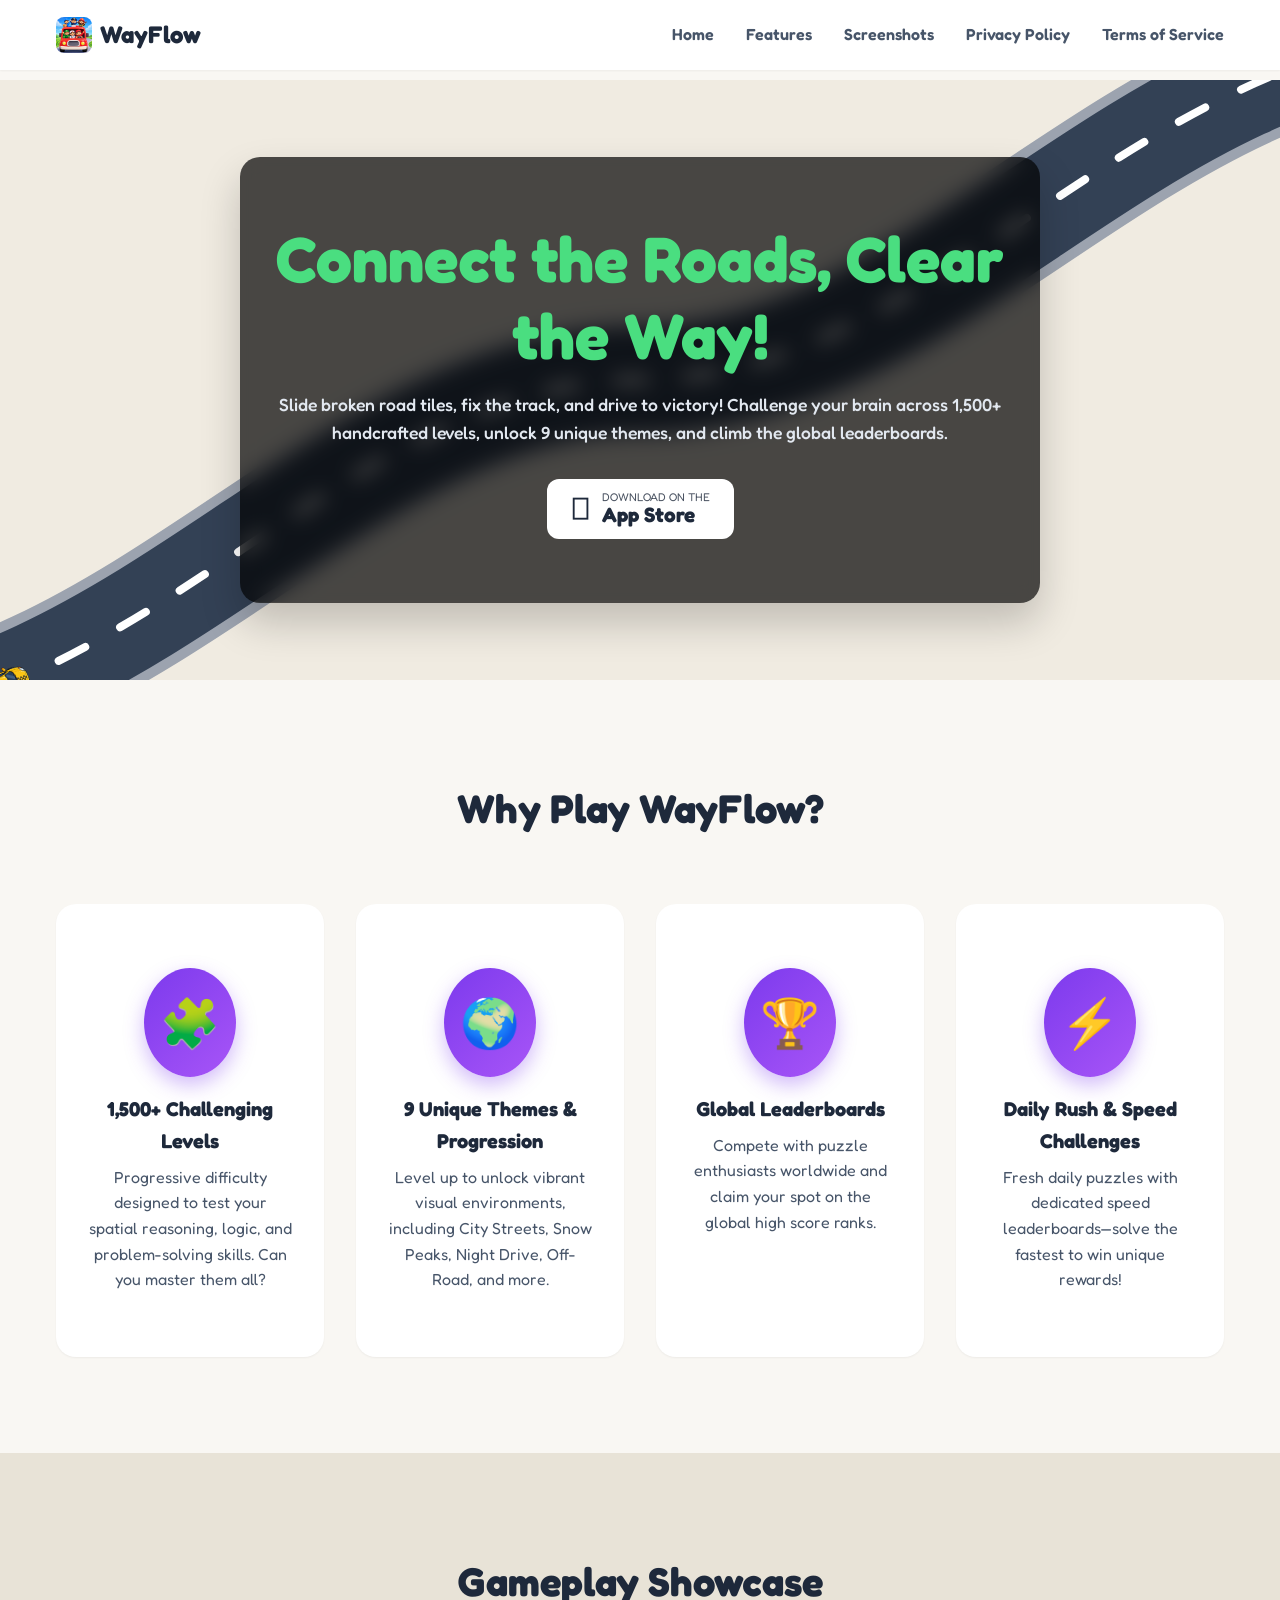
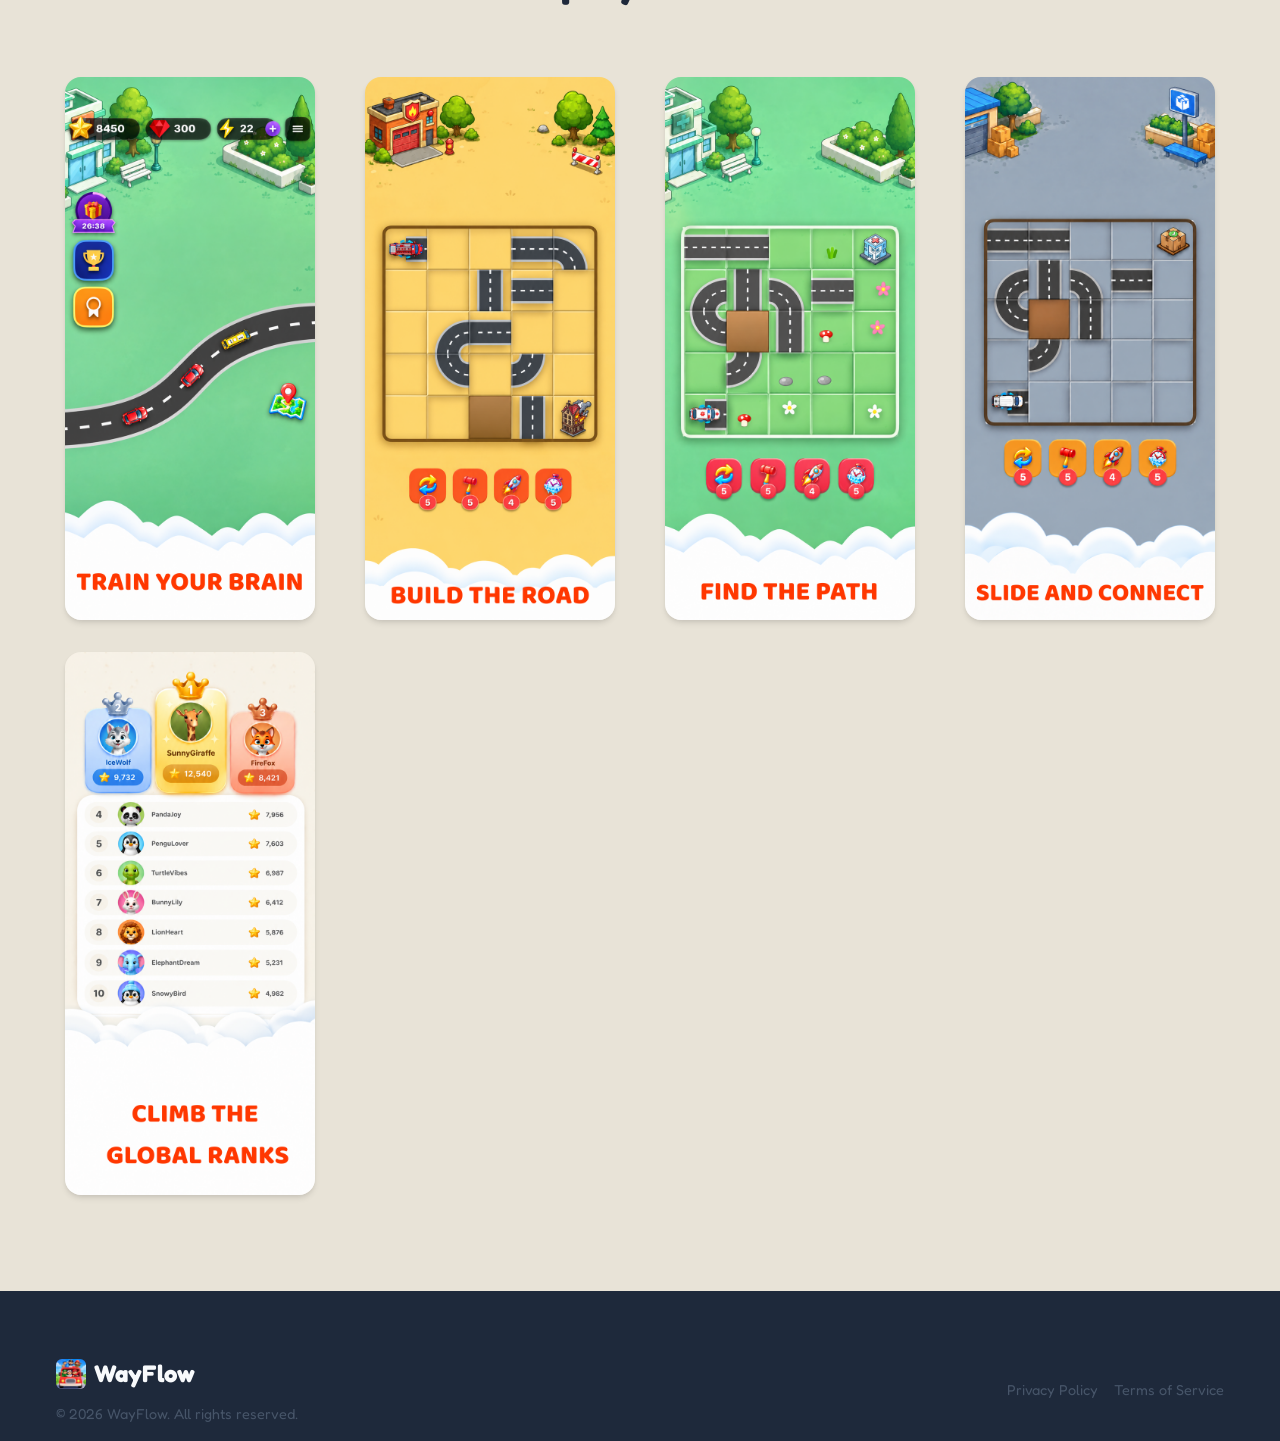
<file: index.html>
<!DOCTYPE html>
<html lang="en">
<head>
    <meta charset="UTF-8">
    <meta name="viewport" content="width=device-width, initial-scale=1.0">
    <meta name="description" content="WayFlow - The ultimate mobile road puzzle game. Slide broken road tiles, fix the track, and drive to victory! Challenge your brain across 1,500+ handcrafted levels.">
    <meta name="keywords" content="WayFlow, road puzzle game, slide puzzle, brain training, tile sliding puzzle, car puzzle game, daily challenge puzzle, iOS puzzle game">
    <meta name="author" content="WayFlow">
    <meta name="google-site-verification" content="Q2sFvumxiPRELjab8OOK0k7hwOBqoA8ApnZNSWTQxSw">
    <title>WayFlow – Road Puzzle Game | Connect the Roads</title>

    <link rel="icon" type="image/png" href="assets/appIcon.png">

    <!-- Open Graph Meta Tags -->
    <meta property="og:title" content="WayFlow | Connect the Roads, Clear the Way!">
    <meta property="og:description" content="Slide broken road tiles, fix the track, and drive to victory! Challenge your brain across 1,500+ handcrafted levels.">
    <meta property="og:type" content="website">
    <meta property="og:url" content="https://vedatakcan.github.io/wayflowgame/">
    <meta property="og:image" content="assets/appIcon.png">

    <!-- Twitter Card Meta Tags -->
    <meta name="twitter:card" content="summary_large_image">
    <meta name="twitter:title" content="WayFlow | Connect the Roads, Clear the Way!">
    <meta name="twitter:description" content="Slide broken road tiles, fix the track, and drive to victory! Challenge your brain across 1,500+ handcrafted levels.">
    <meta name="twitter:image" content="assets/appIcon.png">

    <!-- Google Fonts -->
    <link rel="preconnect" href="https://fonts.googleapis.com">
    <link rel="preconnect" href="https://fonts.gstatic.com" crossorigin>
    <link href="https://fonts.googleapis.com/css2?family=Fredoka:wght@400;500;600;700&display=swap" rel="stylesheet">

    <!-- Styles -->
    <link rel="stylesheet" href="css/style.css">
</head>
<body>
    <!-- Header / Navigation -->
    <header class="header">
        <div class="container header-container">
            <a href="index.html" class="logo">
                <img src="assets/appIcon.png" alt="WayFlow Logo" class="logo-icon-img">
                WayFlow
            </a>
            
            <nav class="desktop-nav">
                <ul class="nav-links">
                    <li><a href="index.html">Home</a></li>
                    <li><a href="#features">Features</a></li>
                    <li><a href="#screenshots">Screenshots</a></li>
                    <li><a href="privacy.html">Privacy Policy</a></li>
                    <li><a href="terms.html">Terms of Service</a></li>
                </ul>
            </nav>

            <button class="mobile-menu-btn" aria-label="Toggle navigation menu">
                <span class="bar"></span>
                <span class="bar"></span>
                <span class="bar"></span>
            </button>
        </div>
        
        <!-- Mobile Navigation Drawer -->
        <div class="mobile-nav">
            <ul class="mobile-nav-links">
                <li><a href="index.html">Home</a></li>
                <li><a href="#features">Features</a></li>
                <li><a href="#screenshots">Screenshots</a></li>
                <li><a href="privacy.html">Privacy Policy</a></li>
                <li><a href="terms.html">Terms of Service</a></li>
            </ul>
        </div>
    </header>

    <main>
        <!-- Hero Section -->
        <section class="hero" id="home">
            <!-- Animated Snake Road Section (Spans Full Screen, Behind Content) -->
            <div class="animated-road-container">
                <svg viewBox="0 0 1600 600" class="snake-road-svg" preserveAspectRatio="xMidYMid slice">
                    <defs>
                        <!-- Perfect S-shape snake path from bottom-left to top-right -->
                        <path id="road-path" d="M -50 650 C 300 650, 500 300, 800 300 C 1100 300, 1300 -50, 1650 -50" />
                    </defs>
                    
                    <!-- Road Layers -->
                    <use href="#road-path" fill="none" stroke="#9ca3af" stroke-width="120" stroke-linecap="round" />
                    <use href="#road-path" fill="none" stroke="#334155" stroke-width="100" stroke-linecap="round" />
                    <use href="#road-path" fill="none" stroke="#FFFFFF" stroke-width="8" stroke-dasharray="30 40" stroke-linecap="round" />
                    
                    <!-- Cars with SMIL animations -->
                    <g>
                        <animateMotion dur="14s" begin="0s" repeatCount="indefinite" rotate="auto">
                            <mpath href="#road-path"/>
                        </animateMotion>
                        <image href="assets/taxi.png" width="70" height="70" x="-35" y="-35" transform="rotate(90)" />
                    </g>
                    
                    <g>
                        <animateMotion dur="16s" begin="3.5s" repeatCount="indefinite" rotate="auto">
                            <mpath href="#road-path"/>
                        </animateMotion>
                        <image href="assets/police.png" width="70" height="70" x="-35" y="-35" transform="rotate(90)" />
                    </g>
                    
                    <g>
                        <animateMotion dur="13s" begin="7s" repeatCount="indefinite" rotate="auto">
                            <mpath href="#road-path"/>
                        </animateMotion>
                        <image href="assets/cargo.png" width="70" height="70" x="-35" y="-35" transform="rotate(90)" />
                    </g>
                    
                    <g>
                        <animateMotion dur="15s" begin="9.5s" repeatCount="indefinite" rotate="auto">
                            <mpath href="#road-path"/>
                        </animateMotion>
                        <image href="assets/ambulance.png" width="70" height="70" x="-35" y="-35" transform="rotate(90)" />
                    </g>
                    
                    <g>
                        <animateMotion dur="17s" begin="13s" repeatCount="indefinite" rotate="auto">
                            <mpath href="#road-path"/>
                        </animateMotion>
                        <image href="assets/fire.png" width="70" height="70" x="-35" y="-35" transform="rotate(90)" />
                    </g>
                </svg>
            </div>

            <div class="container hero-container">
                <div class="hero-content">
                    <h1 class="hero-title">Connect the Roads, Clear the Way!</h1>
                    <p class="hero-subtitle">Slide broken road tiles, fix the track, and drive to victory! Challenge your brain across 1,500+ handcrafted levels, unlock 9 unique themes, and climb the global leaderboards.</p>
                    <div class="hero-ctas">
                        <!-- Only App Store Button -->
                        <a href="https://apps.apple.com/us/app/wayflow-road-puzzle/id6806400091" class="store-btn app-store">
                            <span class="store-icon"></span>
                            <div class="store-text">
                                <span class="store-small">Download on the</span>
                                <span class="store-large">App Store</span>
                            </div>
                        </a>
                    </div>
                </div>
            </div>
        </section>

        <!-- Features Section -->
        <section class="features section" id="features">
            <div class="container">
                <h2 class="section-title">Why Play WayFlow?</h2>
                <div class="features-grid">
                    <div class="feature-card">
                        <div class="feature-icon">🧩</div>
                        <h3 class="feature-title">1,500+ Challenging Levels</h3>
                        <p class="feature-desc">Progressive difficulty designed to test your spatial reasoning, logic, and problem-solving skills. Can you master them all?</p>
                    </div>
                    <div class="feature-card">
                        <div class="feature-icon">🌍</div>
                        <h3 class="feature-title">9 Unique Themes & Progression</h3>
                        <p class="feature-desc">Level up to unlock vibrant visual environments, including City Streets, Snow Peaks, Night Drive, Off-Road, and more.</p>
                    </div>
                    <div class="feature-card">
                        <div class="feature-icon">🏆</div>
                        <h3 class="feature-title">Global Leaderboards</h3>
                        <p class="feature-desc">Compete with puzzle enthusiasts worldwide and claim your spot on the global high score ranks.</p>
                    </div>
                    <div class="feature-card">
                        <div class="feature-icon">⚡</div>
                        <h3 class="feature-title">Daily Rush & Speed Challenges</h3>
                        <p class="feature-desc">Fresh daily puzzles with dedicated speed leaderboards—solve the fastest to win unique rewards!</p>
                    </div>
                </div>
            </div>
        </section>

        <!-- Screenshots Section -->
        <section class="screenshots section bg-alt" id="screenshots">
            <div class="container">
                <h2 class="section-title">Gameplay Showcase</h2>
                <div class="screenshots-grid">
                    <div class="screenshot-card">
                        <img src="assets/train-your-brain.png" alt="Train Your Brain" loading="lazy">
                    </div>
                    <div class="screenshot-card">
                        <img src="assets/build-the-road.png" alt="Build The Road" loading="lazy">
                    </div>
                    <div class="screenshot-card">
                        <img src="assets/find-the-path.png" alt="Find The Path" loading="lazy">
                    </div>
                    <div class="screenshot-card">
                        <img src="assets/slide-and-connect.png" alt="Slide And Connect" loading="lazy">
                    </div>
                    <div class="screenshot-card">
                        <img src="assets/climb-the-global-ranks.png" alt="Climb The Global Ranks" loading="lazy">
                    </div>
                </div>
            </div>
        </section>
    </main>

    <!-- Footer -->
    <footer class="footer">
        <div class="container footer-container">
            <div class="footer-brand">
                <a href="index.html" class="logo">
                    <img src="assets/appIcon.png" alt="WayFlow Logo" class="logo-icon-img" style="width: 30px; border-radius: 6px;">
                    WayFlow
                </a>
                <p class="copyright">© 2026 WayFlow. All rights reserved.</p>
            </div>
            <div class="footer-links">
                <a href="privacy.html">Privacy Policy</a>
                <a href="terms.html">Terms of Service</a>
            </div>
        </div>
    </footer>

    <!-- Scripts -->
    <script src="js/main.js"></script>
</body>
</html>
</file>
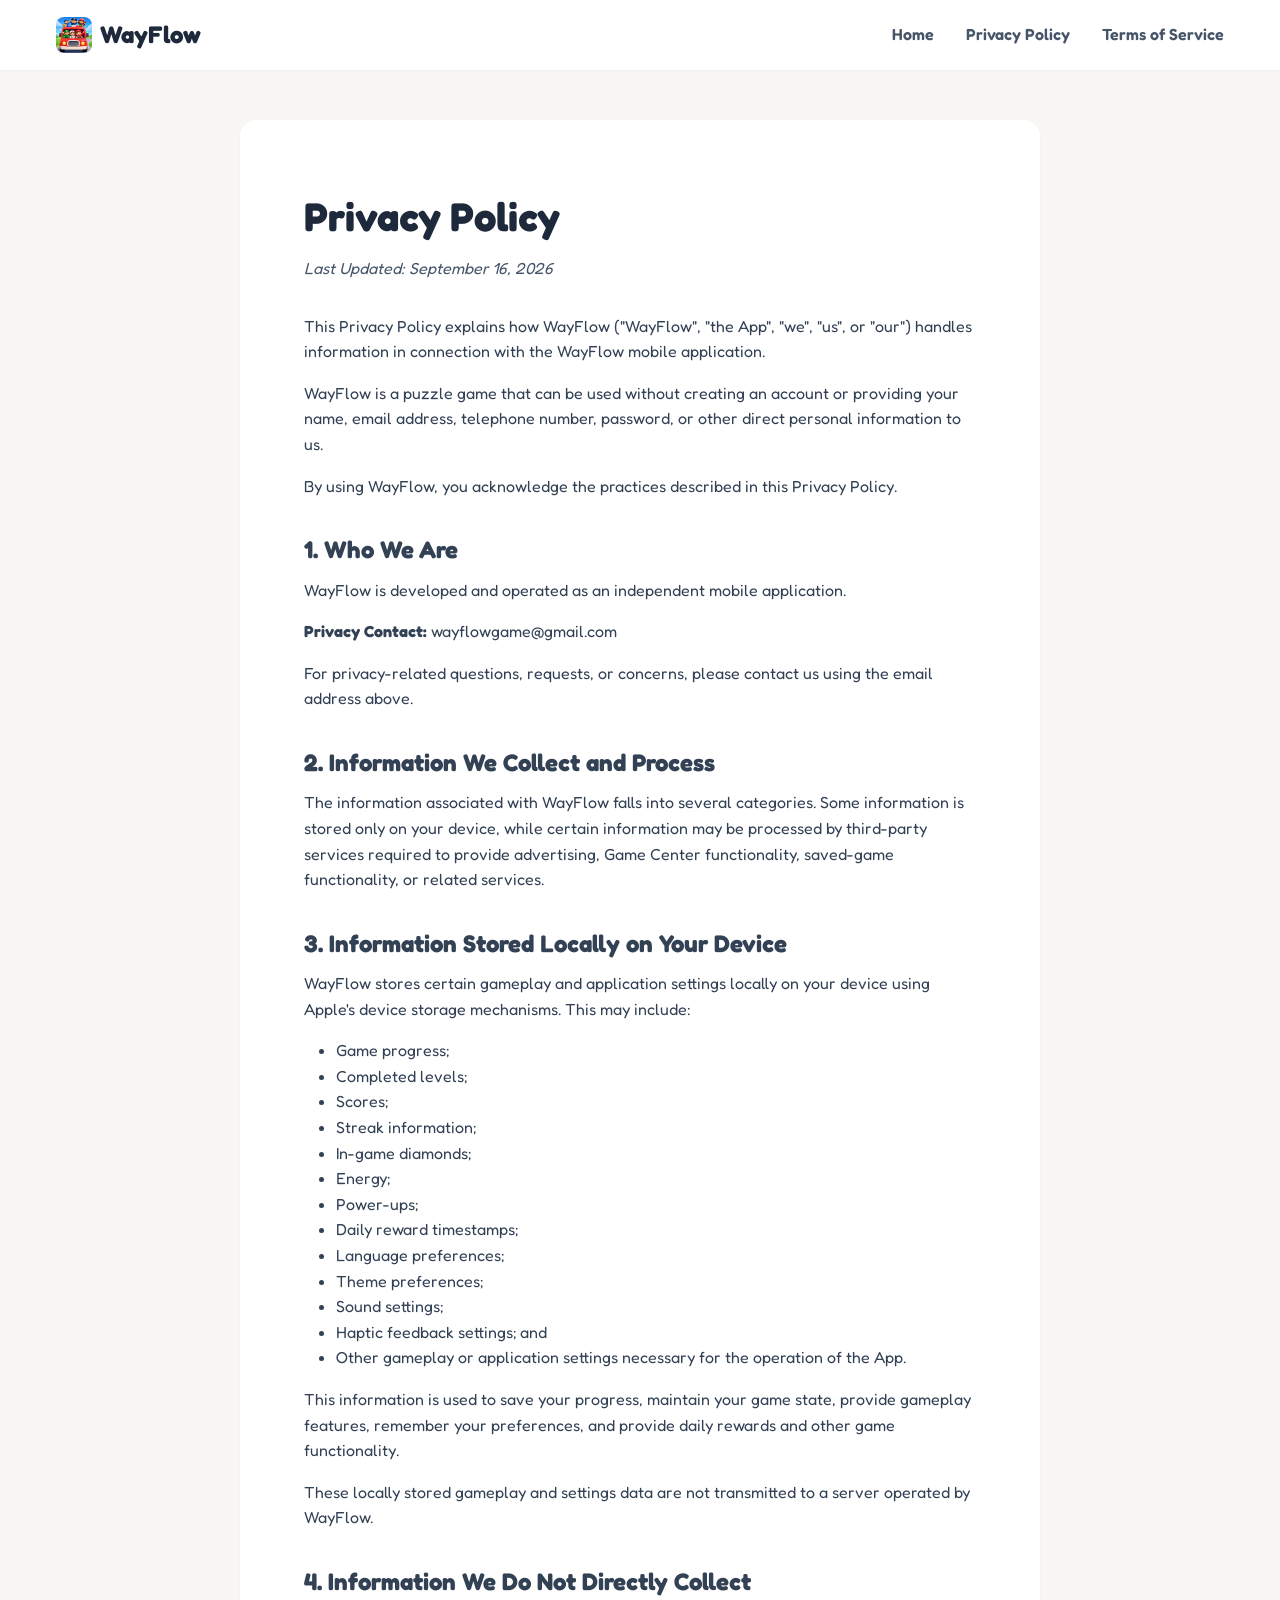
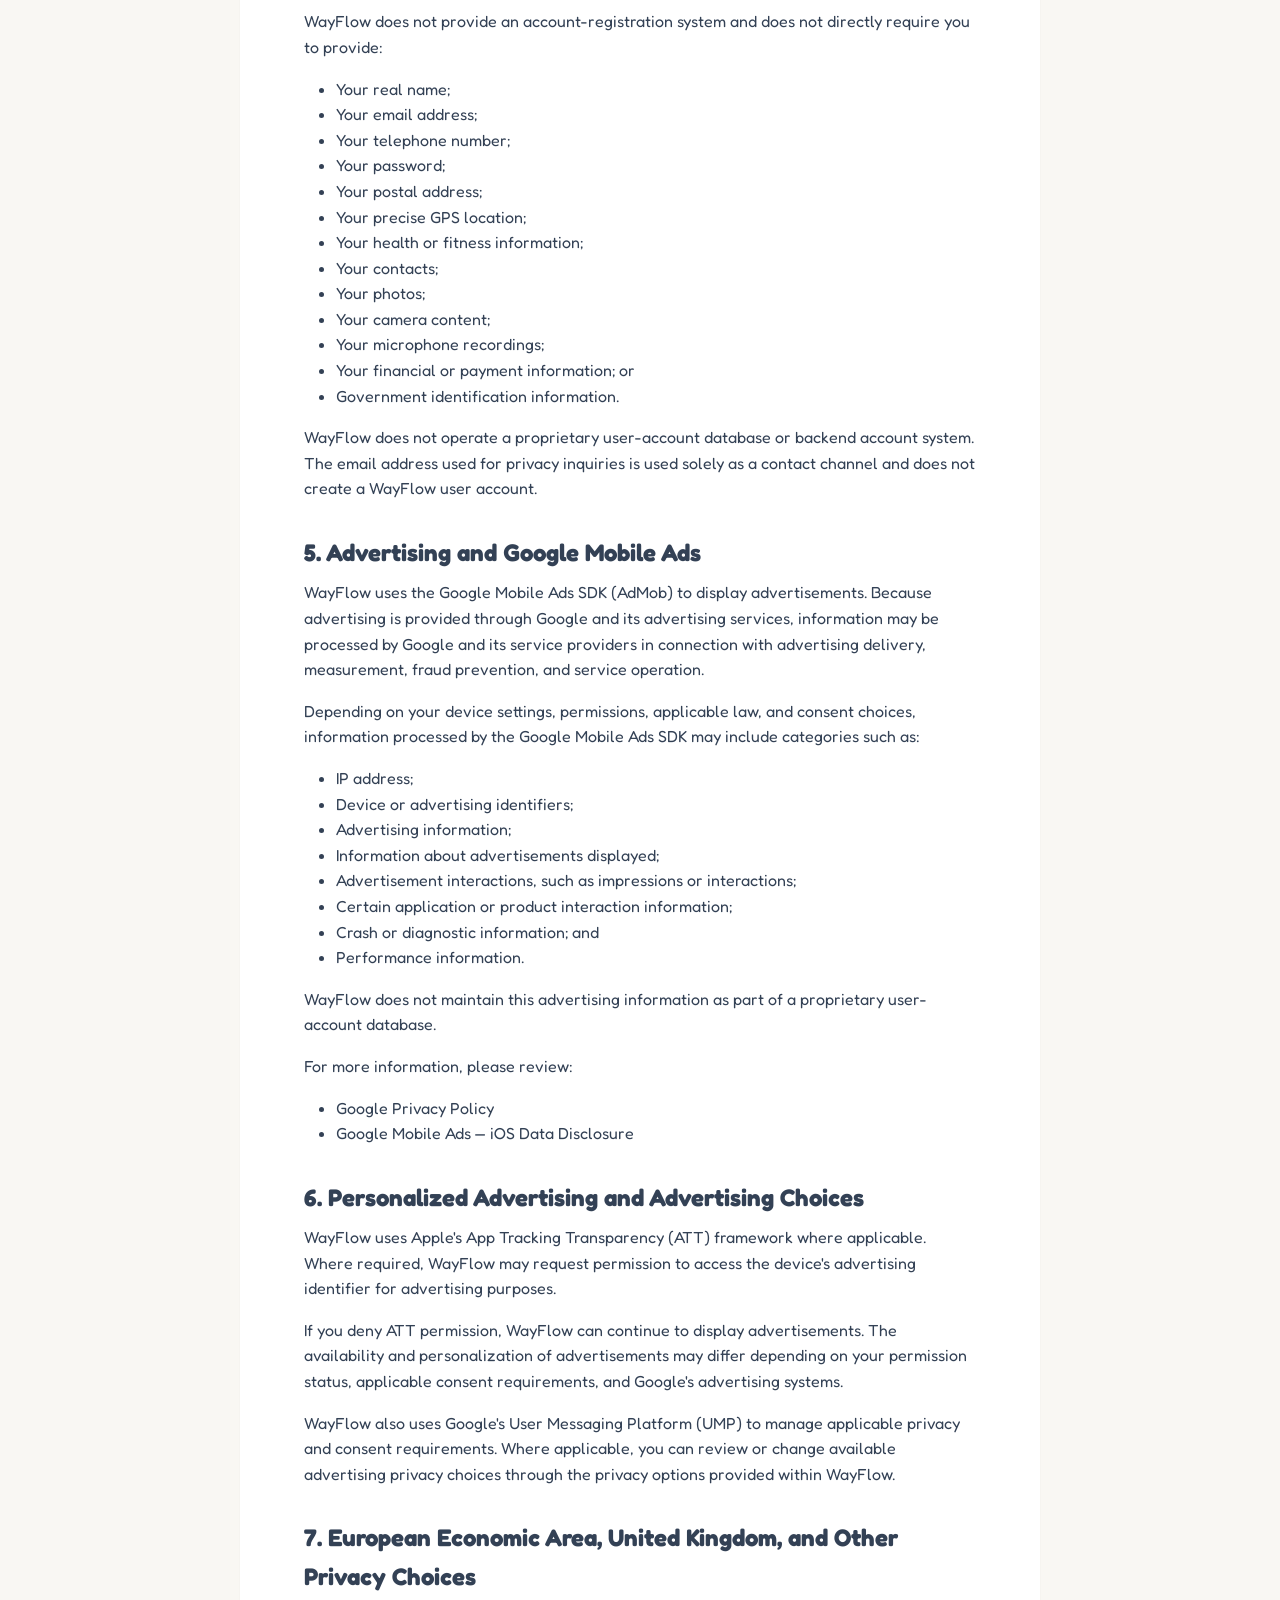
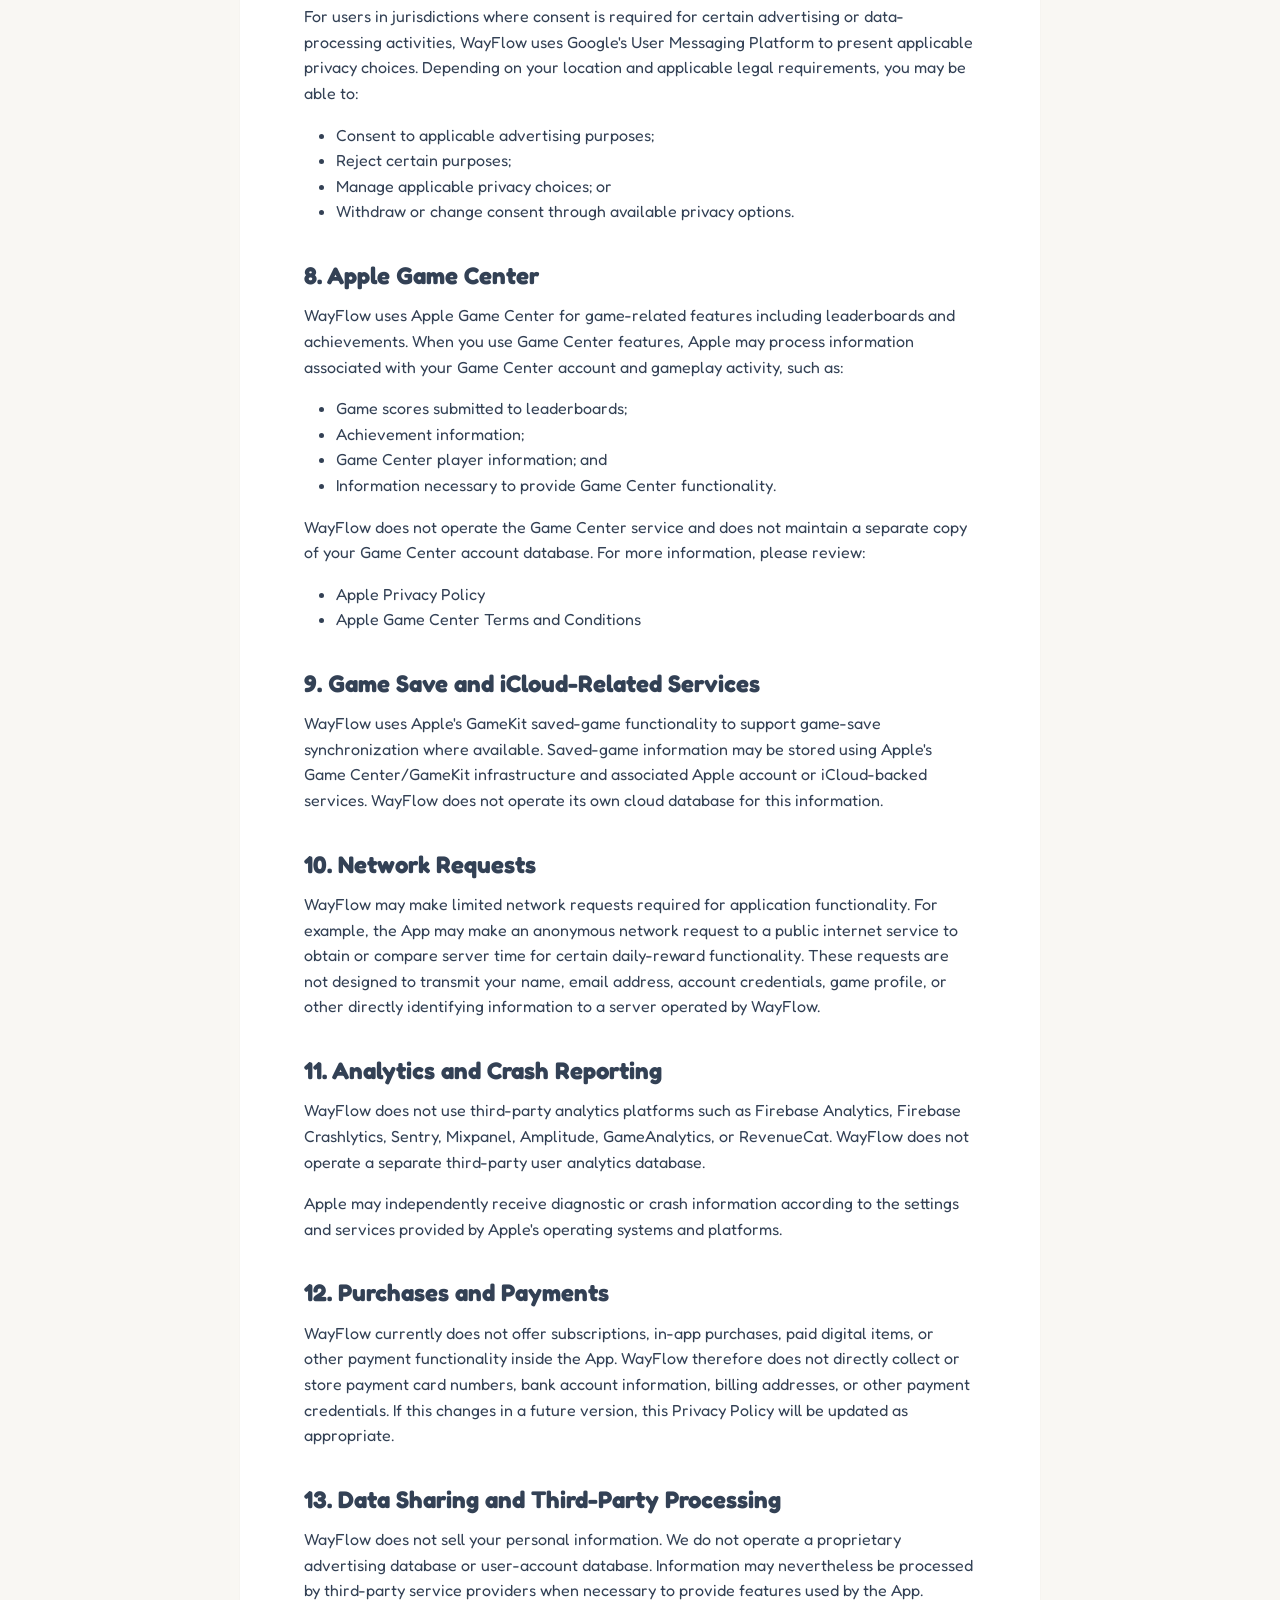
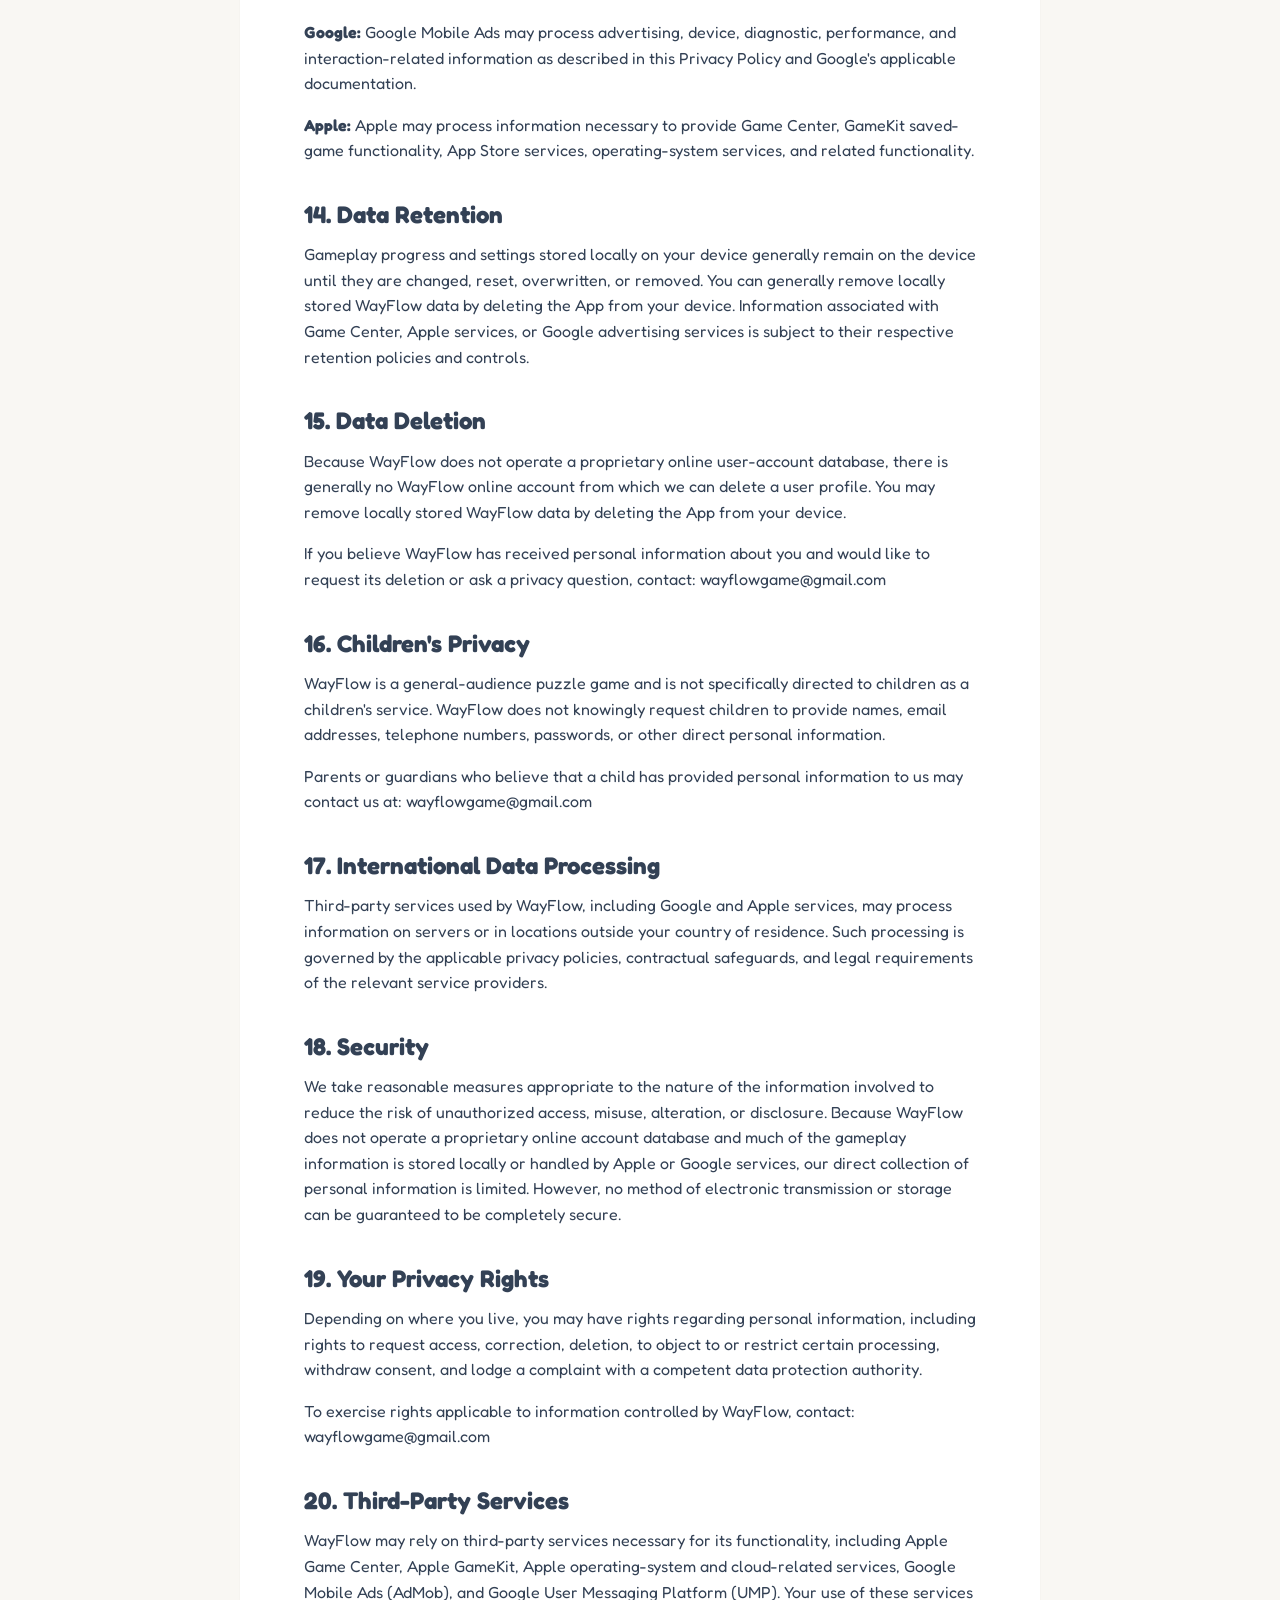
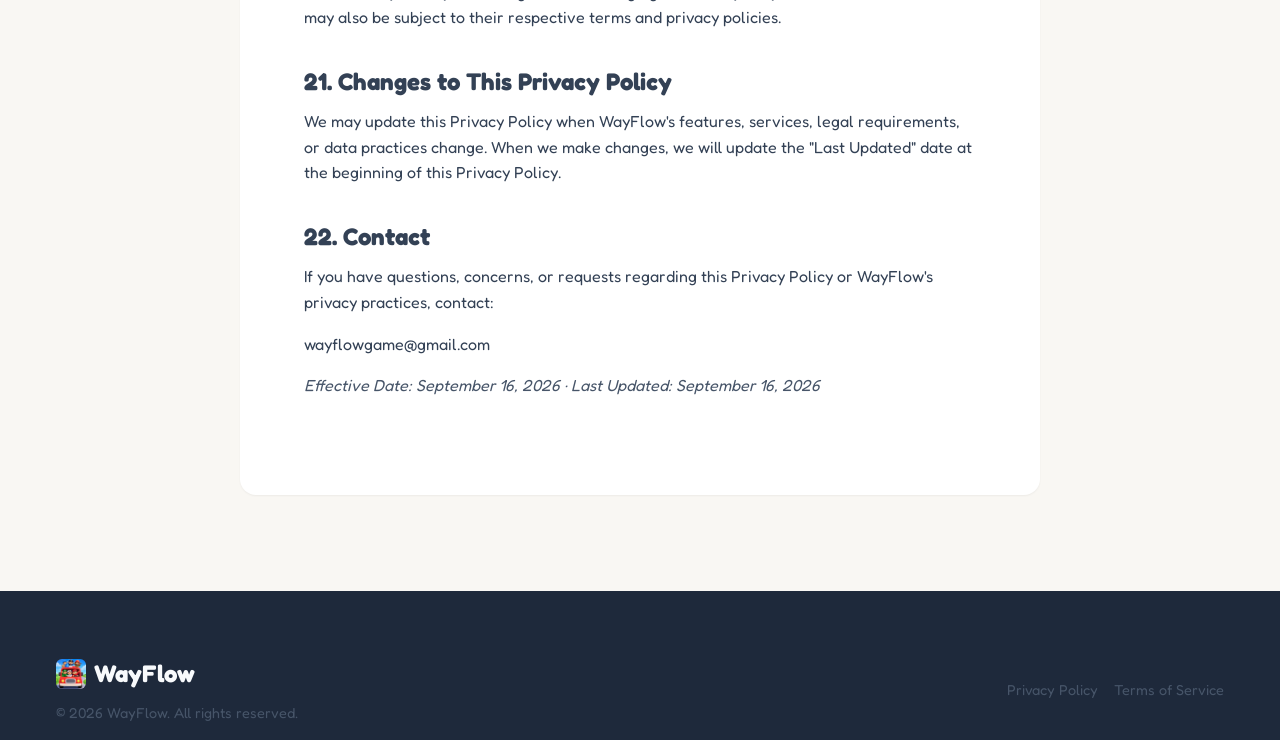
<file: privacy.html>
<!DOCTYPE html>
<html lang="en">
<head>
    <meta charset="UTF-8">
    <meta name="viewport" content="width=device-width, initial-scale=1.0">
    <meta name="description" content="Privacy Policy for WayFlow - The ultimate mobile road puzzle game.">
    <title>Privacy Policy | WayFlow</title>

    <link rel="icon" type="image/png" href="assets/appIcon.png">

    <!-- Google Fonts -->
    <link rel="preconnect" href="https://fonts.googleapis.com">
    <link rel="preconnect" href="https://fonts.gstatic.com" crossorigin>
    <link href="https://fonts.googleapis.com/css2?family=Fredoka:wght@400;500;600;700&display=swap" rel="stylesheet">

    <!-- Styles -->
    <link rel="stylesheet" href="css/style.css">
</head>
<body>
    <!-- Header / Navigation -->
    <header class="header">
        <div class="container header-container">
            <a href="index.html" class="logo">
                <img src="assets/appIcon.png" alt="WayFlow Logo" class="logo-icon-img">
                WayFlow
            </a>
            
            <nav class="desktop-nav">
                <ul class="nav-links">
                    <li><a href="index.html">Home</a></li>
                    <li><a href="privacy.html">Privacy Policy</a></li>
                    <li><a href="terms.html">Terms of Service</a></li>
                </ul>
            </nav>

            <button class="mobile-menu-btn" aria-label="Toggle navigation menu">
                <span class="bar"></span>
                <span class="bar"></span>
                <span class="bar"></span>
            </button>
        </div>
        
        <!-- Mobile Navigation Drawer -->
        <div class="mobile-nav">
            <ul class="mobile-nav-links">
                <li><a href="index.html">Home</a></li>
                <li><a href="privacy.html">Privacy Policy</a></li>
                <li><a href="terms.html">Terms of Service</a></li>
            </ul>
        </div>
    </header>

    <main class="legal-wrapper section">
        <div class="container">
            <div class="legal-content">
                <h1>Privacy Policy</h1>
                <p class="last-updated">Last Updated: September 16, 2026</p>

                <p>This Privacy Policy explains how WayFlow ("WayFlow", "the App", "we", "us", or "our") handles information in connection with the WayFlow mobile application.</p>
                <p>WayFlow is a puzzle game that can be used without creating an account or providing your name, email address, telephone number, password, or other direct personal information to us.</p>
                <p>By using WayFlow, you acknowledge the practices described in this Privacy Policy.</p>

                <h2>1. Who We Are</h2>
                <p>WayFlow is developed and operated as an independent mobile application.</p>
                <p><strong>Privacy Contact:</strong> <a href="mailto:wayflowgame@gmail.com">wayflowgame@gmail.com</a></p>
                <p>For privacy-related questions, requests, or concerns, please contact us using the email address above.</p>

                <h2>2. Information We Collect and Process</h2>
                <p>The information associated with WayFlow falls into several categories. Some information is stored only on your device, while certain information may be processed by third-party services required to provide advertising, Game Center functionality, saved-game functionality, or related services.</p>

                <h2>3. Information Stored Locally on Your Device</h2>
                <p>WayFlow stores certain gameplay and application settings locally on your device using Apple's device storage mechanisms. This may include:</p>
                <ul>
                    <li>Game progress;</li>
                    <li>Completed levels;</li>
                    <li>Scores;</li>
                    <li>Streak information;</li>
                    <li>In-game diamonds;</li>
                    <li>Energy;</li>
                    <li>Power-ups;</li>
                    <li>Daily reward timestamps;</li>
                    <li>Language preferences;</li>
                    <li>Theme preferences;</li>
                    <li>Sound settings;</li>
                    <li>Haptic feedback settings; and</li>
                    <li>Other gameplay or application settings necessary for the operation of the App.</li>
                </ul>
                <p>This information is used to save your progress, maintain your game state, provide gameplay features, remember your preferences, and provide daily rewards and other game functionality.</p>
                <p>These locally stored gameplay and settings data are not transmitted to a server operated by WayFlow.</p>

                <h2>4. Information We Do Not Directly Collect</h2>
                <p>WayFlow does not provide an account-registration system and does not directly require you to provide:</p>
                <ul>
                    <li>Your real name;</li>
                    <li>Your email address;</li>
                    <li>Your telephone number;</li>
                    <li>Your password;</li>
                    <li>Your postal address;</li>
                    <li>Your precise GPS location;</li>
                    <li>Your health or fitness information;</li>
                    <li>Your contacts;</li>
                    <li>Your photos;</li>
                    <li>Your camera content;</li>
                    <li>Your microphone recordings;</li>
                    <li>Your financial or payment information; or</li>
                    <li>Government identification information.</li>
                </ul>
                <p>WayFlow does not operate a proprietary user-account database or backend account system. The email address used for privacy inquiries is used solely as a contact channel and does not create a WayFlow user account.</p>

                <h2>5. Advertising and Google Mobile Ads</h2>
                <p>WayFlow uses the Google Mobile Ads SDK (AdMob) to display advertisements. Because advertising is provided through Google and its advertising services, information may be processed by Google and its service providers in connection with advertising delivery, measurement, fraud prevention, and service operation.</p>
                <p>Depending on your device settings, permissions, applicable law, and consent choices, information processed by the Google Mobile Ads SDK may include categories such as:</p>
                <ul>
                    <li>IP address;</li>
                    <li>Device or advertising identifiers;</li>
                    <li>Advertising information;</li>
                    <li>Information about advertisements displayed;</li>
                    <li>Advertisement interactions, such as impressions or interactions;</li>
                    <li>Certain application or product interaction information;</li>
                    <li>Crash or diagnostic information; and</li>
                    <li>Performance information.</li>
                </ul>
                <p>WayFlow does not maintain this advertising information as part of a proprietary user-account database.</p>
                <p>For more information, please review:</p>
                <ul>
                    <li><a href="https://policies.google.com/privacy" target="_blank" rel="noopener">Google Privacy Policy</a></li>
                    <li><a href="https://developers.google.com/admob/ios/privacy/data-disclosure" target="_blank" rel="noopener">Google Mobile Ads — iOS Data Disclosure</a></li>
                </ul>

                <h2>6. Personalized Advertising and Advertising Choices</h2>
                <p>WayFlow uses Apple's App Tracking Transparency (ATT) framework where applicable. Where required, WayFlow may request permission to access the device's advertising identifier for advertising purposes.</p>
                <p>If you deny ATT permission, WayFlow can continue to display advertisements. The availability and personalization of advertisements may differ depending on your permission status, applicable consent requirements, and Google's advertising systems.</p>
                <p>WayFlow also uses Google's User Messaging Platform (UMP) to manage applicable privacy and consent requirements. Where applicable, you can review or change available advertising privacy choices through the privacy options provided within WayFlow.</p>

                <h2>7. European Economic Area, United Kingdom, and Other Privacy Choices</h2>
                <p>For users in jurisdictions where consent is required for certain advertising or data-processing activities, WayFlow uses Google's User Messaging Platform to present applicable privacy choices. Depending on your location and applicable legal requirements, you may be able to:</p>
                <ul>
                    <li>Consent to applicable advertising purposes;</li>
                    <li>Reject certain purposes;</li>
                    <li>Manage applicable privacy choices; or</li>
                    <li>Withdraw or change consent through available privacy options.</li>
                </ul>

                <h2>8. Apple Game Center</h2>
                <p>WayFlow uses Apple Game Center for game-related features including leaderboards and achievements. When you use Game Center features, Apple may process information associated with your Game Center account and gameplay activity, such as:</p>
                <ul>
                    <li>Game scores submitted to leaderboards;</li>
                    <li>Achievement information;</li>
                    <li>Game Center player information; and</li>
                    <li>Information necessary to provide Game Center functionality.</li>
                </ul>
                <p>WayFlow does not operate the Game Center service and does not maintain a separate copy of your Game Center account database. For more information, please review:</p>
                <ul>
                    <li><a href="https://www.apple.com/legal/privacy/" target="_blank" rel="noopener">Apple Privacy Policy</a></li>
                    <li><a href="https://www.apple.com/legal/internet-services/itunes/gamecenter/" target="_blank" rel="noopener">Apple Game Center Terms and Conditions</a></li>
                </ul>

                <h2>9. Game Save and iCloud-Related Services</h2>
                <p>WayFlow uses Apple's GameKit saved-game functionality to support game-save synchronization where available. Saved-game information may be stored using Apple's Game Center/GameKit infrastructure and associated Apple account or iCloud-backed services. WayFlow does not operate its own cloud database for this information.</p>

                <h2>10. Network Requests</h2>
                <p>WayFlow may make limited network requests required for application functionality. For example, the App may make an anonymous network request to a public internet service to obtain or compare server time for certain daily-reward functionality. These requests are not designed to transmit your name, email address, account credentials, game profile, or other directly identifying information to a server operated by WayFlow.</p>

                <h2>11. Analytics and Crash Reporting</h2>
                <p>WayFlow does not use third-party analytics platforms such as Firebase Analytics, Firebase Crashlytics, Sentry, Mixpanel, Amplitude, GameAnalytics, or RevenueCat. WayFlow does not operate a separate third-party user analytics database.</p>
                <p>Apple may independently receive diagnostic or crash information according to the settings and services provided by Apple's operating systems and platforms.</p>

                <h2>12. Purchases and Payments</h2>
                <p>WayFlow currently does not offer subscriptions, in-app purchases, paid digital items, or other payment functionality inside the App. WayFlow therefore does not directly collect or store payment card numbers, bank account information, billing addresses, or other payment credentials. If this changes in a future version, this Privacy Policy will be updated as appropriate.</p>

                <h2>13. Data Sharing and Third-Party Processing</h2>
                <p>WayFlow does not sell your personal information. We do not operate a proprietary advertising database or user-account database. Information may nevertheless be processed by third-party service providers when necessary to provide features used by the App.</p>
                <p><strong>Google:</strong> Google Mobile Ads may process advertising, device, diagnostic, performance, and interaction-related information as described in this Privacy Policy and Google's applicable documentation.</p>
                <p><strong>Apple:</strong> Apple may process information necessary to provide Game Center, GameKit saved-game functionality, App Store services, operating-system services, and related functionality.</p>

                <h2>14. Data Retention</h2>
                <p>Gameplay progress and settings stored locally on your device generally remain on the device until they are changed, reset, overwritten, or removed. You can generally remove locally stored WayFlow data by deleting the App from your device. Information associated with Game Center, Apple services, or Google advertising services is subject to their respective retention policies and controls.</p>

                <h2>15. Data Deletion</h2>
                <p>Because WayFlow does not operate a proprietary online user-account database, there is generally no WayFlow online account from which we can delete a user profile. You may remove locally stored WayFlow data by deleting the App from your device.</p>
                <p>If you believe WayFlow has received personal information about you and would like to request its deletion or ask a privacy question, contact: <a href="mailto:wayflowgame@gmail.com">wayflowgame@gmail.com</a></p>

                <h2>16. Children's Privacy</h2>
                <p>WayFlow is a general-audience puzzle game and is not specifically directed to children as a children's service. WayFlow does not knowingly request children to provide names, email addresses, telephone numbers, passwords, or other direct personal information.</p>
                <p>Parents or guardians who believe that a child has provided personal information to us may contact us at: <a href="mailto:wayflowgame@gmail.com">wayflowgame@gmail.com</a></p>

                <h2>17. International Data Processing</h2>
                <p>Third-party services used by WayFlow, including Google and Apple services, may process information on servers or in locations outside your country of residence. Such processing is governed by the applicable privacy policies, contractual safeguards, and legal requirements of the relevant service providers.</p>

                <h2>18. Security</h2>
                <p>We take reasonable measures appropriate to the nature of the information involved to reduce the risk of unauthorized access, misuse, alteration, or disclosure. Because WayFlow does not operate a proprietary online account database and much of the gameplay information is stored locally or handled by Apple or Google services, our direct collection of personal information is limited. However, no method of electronic transmission or storage can be guaranteed to be completely secure.</p>

                <h2>19. Your Privacy Rights</h2>
                <p>Depending on where you live, you may have rights regarding personal information, including rights to request access, correction, deletion, to object to or restrict certain processing, withdraw consent, and lodge a complaint with a competent data protection authority.</p>
                <p>To exercise rights applicable to information controlled by WayFlow, contact: <a href="mailto:wayflowgame@gmail.com">wayflowgame@gmail.com</a></p>

                <h2>20. Third-Party Services</h2>
                <p>WayFlow may rely on third-party services necessary for its functionality, including Apple Game Center, Apple GameKit, Apple operating-system and cloud-related services, Google Mobile Ads (AdMob), and Google User Messaging Platform (UMP). Your use of these services may also be subject to their respective terms and privacy policies.</p>

                <h2>21. Changes to This Privacy Policy</h2>
                <p>We may update this Privacy Policy when WayFlow's features, services, legal requirements, or data practices change. When we make changes, we will update the "Last Updated" date at the beginning of this Privacy Policy.</p>

                <h2>22. Contact</h2>
                <p>If you have questions, concerns, or requests regarding this Privacy Policy or WayFlow's privacy practices, contact:</p>
                <p><a href="mailto:wayflowgame@gmail.com">wayflowgame@gmail.com</a></p>

                <p class="last-updated">Effective Date: September 16, 2026 · Last Updated: September 16, 2026</p>
            </div>
        </div>
    </main>

    <!-- Footer -->
    <footer class="footer">
        <div class="container footer-container">
            <div class="footer-brand">
                <a href="index.html" class="logo">
                    <img src="assets/appIcon.png" alt="WayFlow Logo" class="logo-icon-img" style="width: 30px; border-radius: 6px;">
                    WayFlow
                </a>
                <p class="copyright">© 2026 WayFlow. All rights reserved.</p>
            </div>
            <div class="footer-links">
                <a href="privacy.html">Privacy Policy</a>
                <a href="terms.html">Terms of Service</a>
            </div>
        </div>
    </footer>

    <script src="js/main.js"></script>
</body>
</html>
</file>
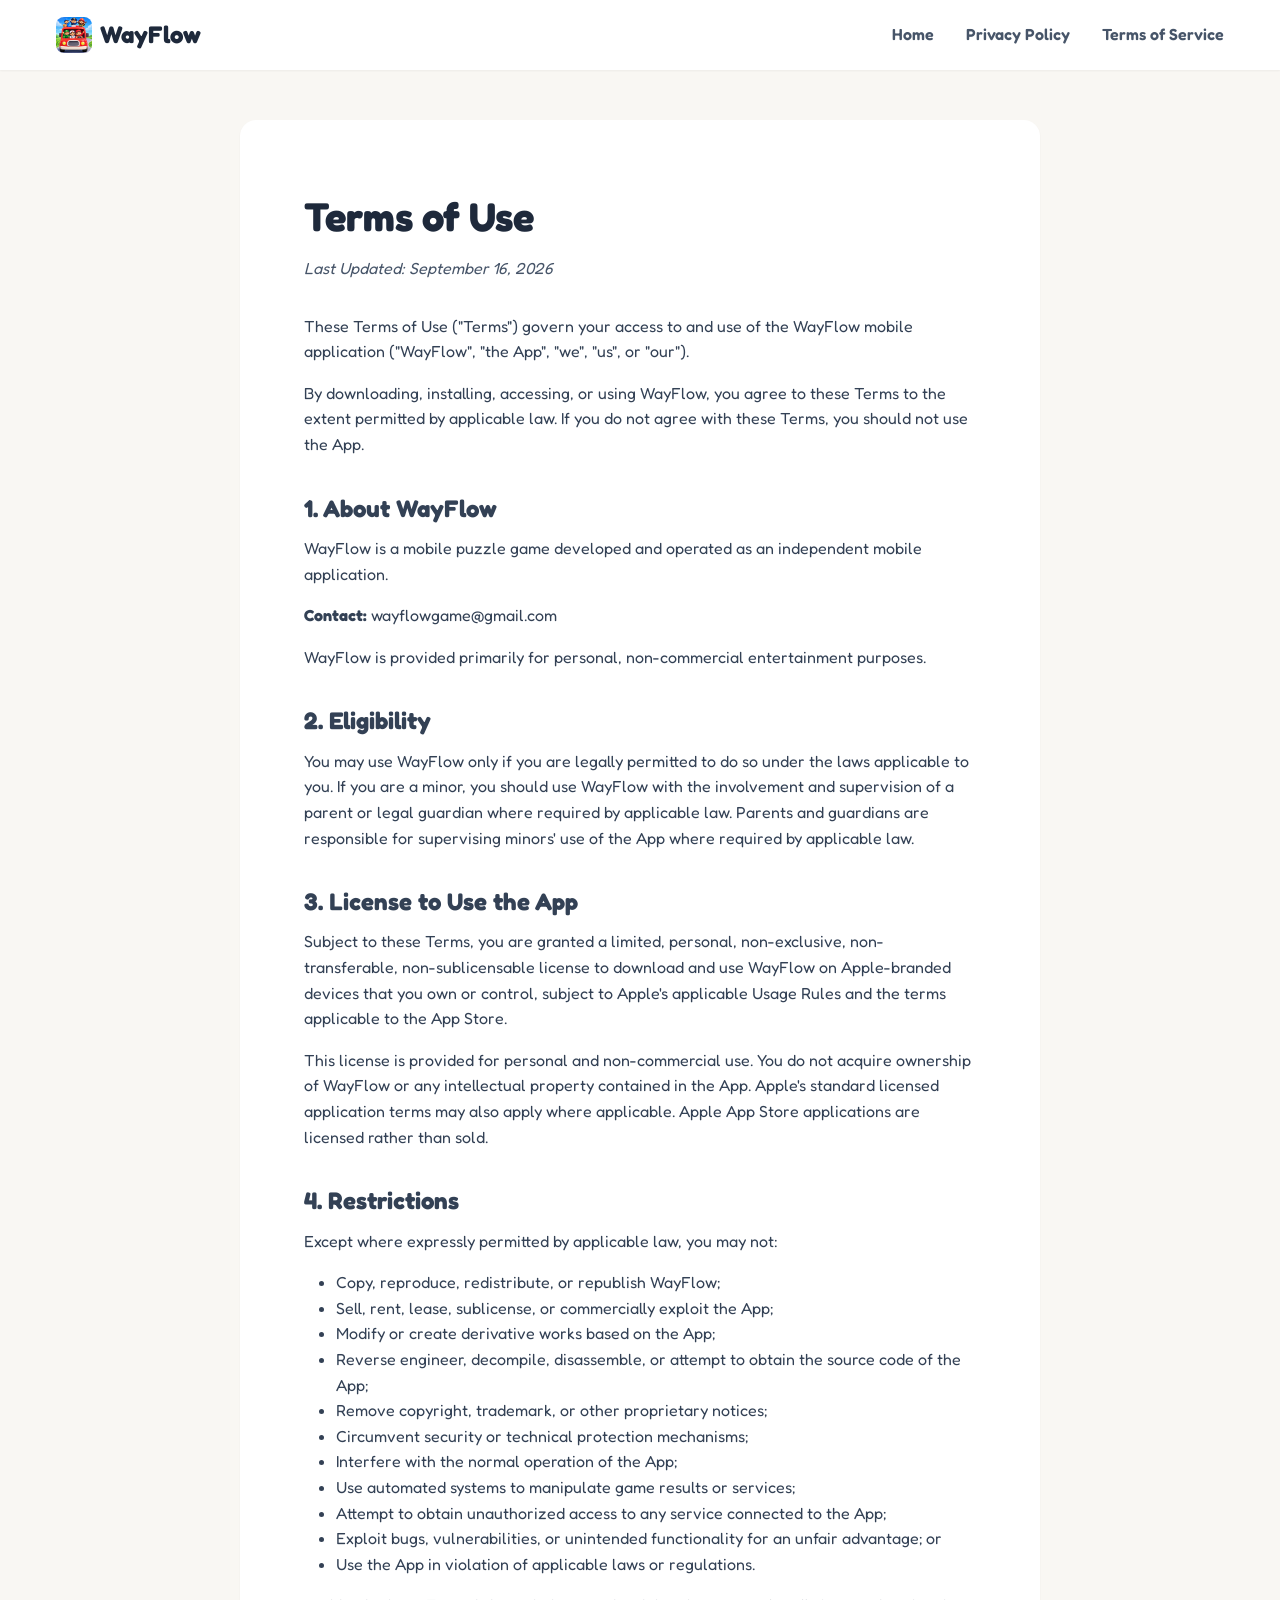
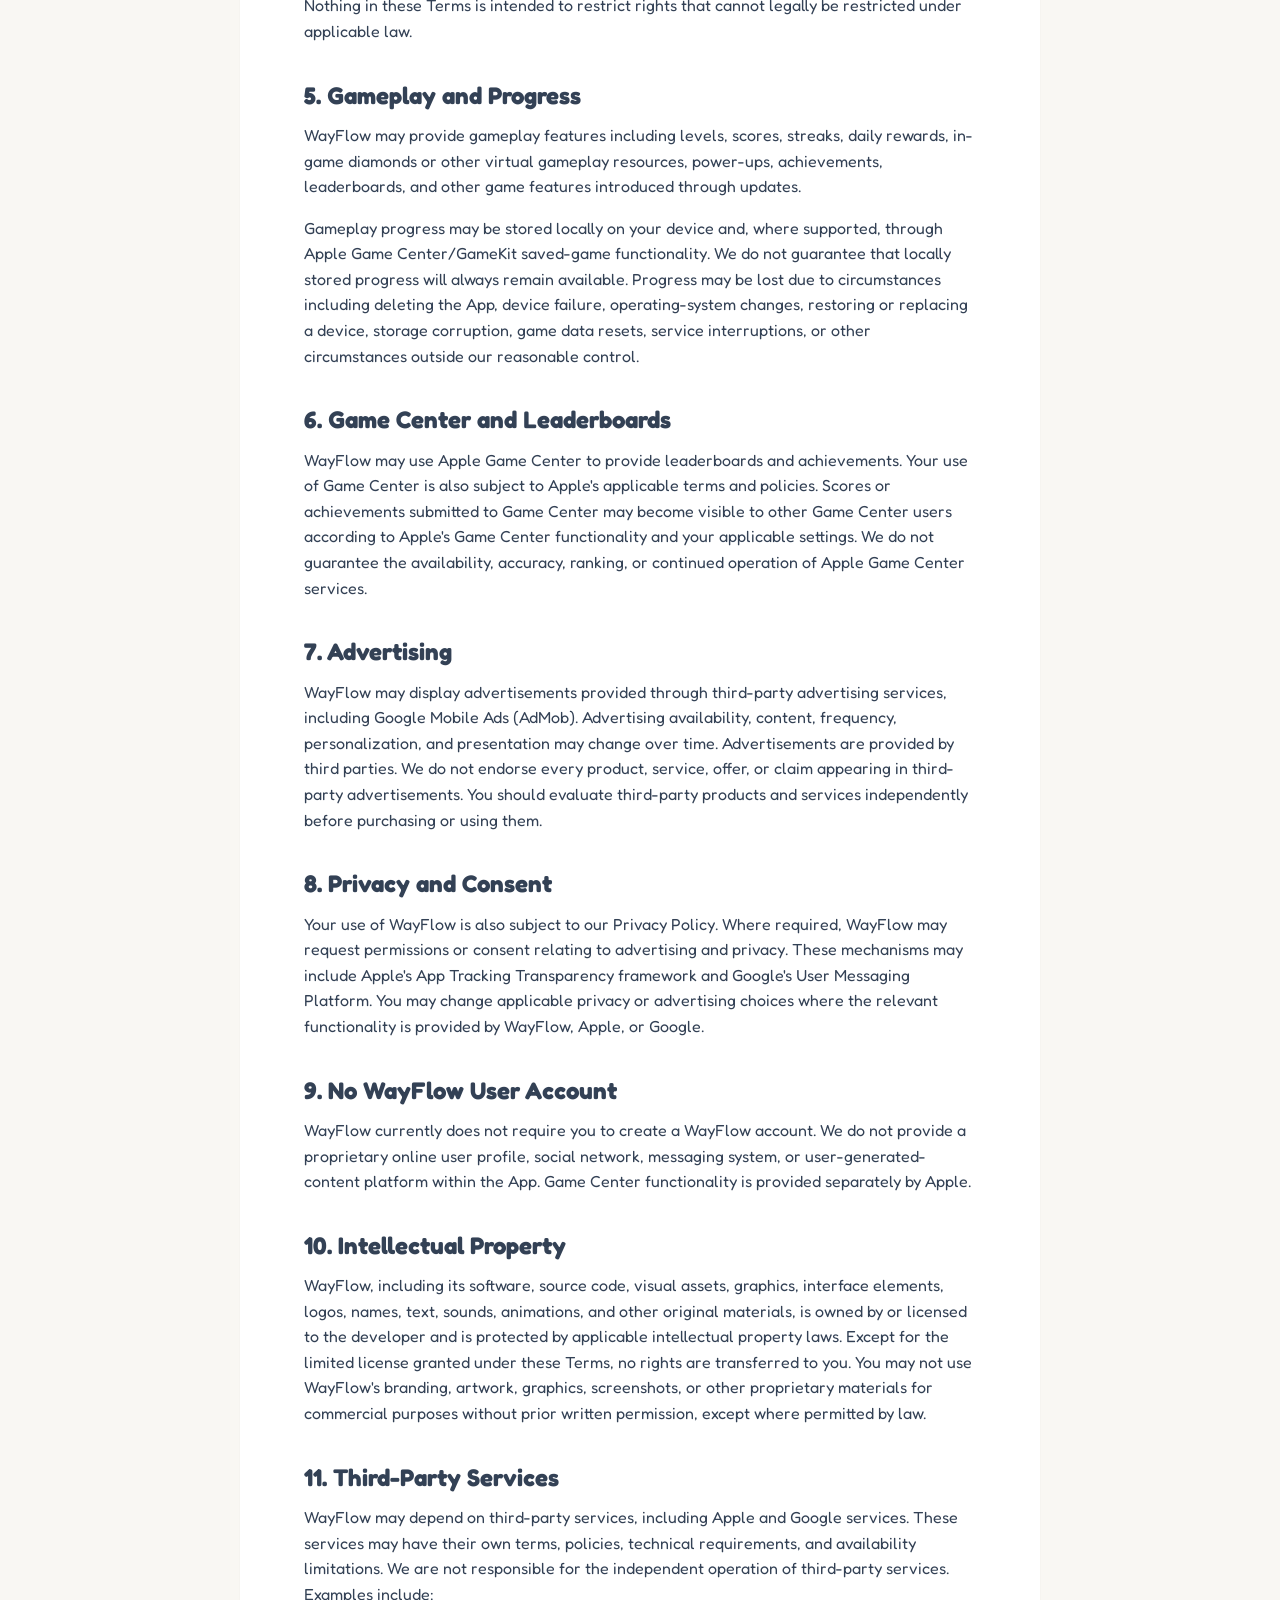
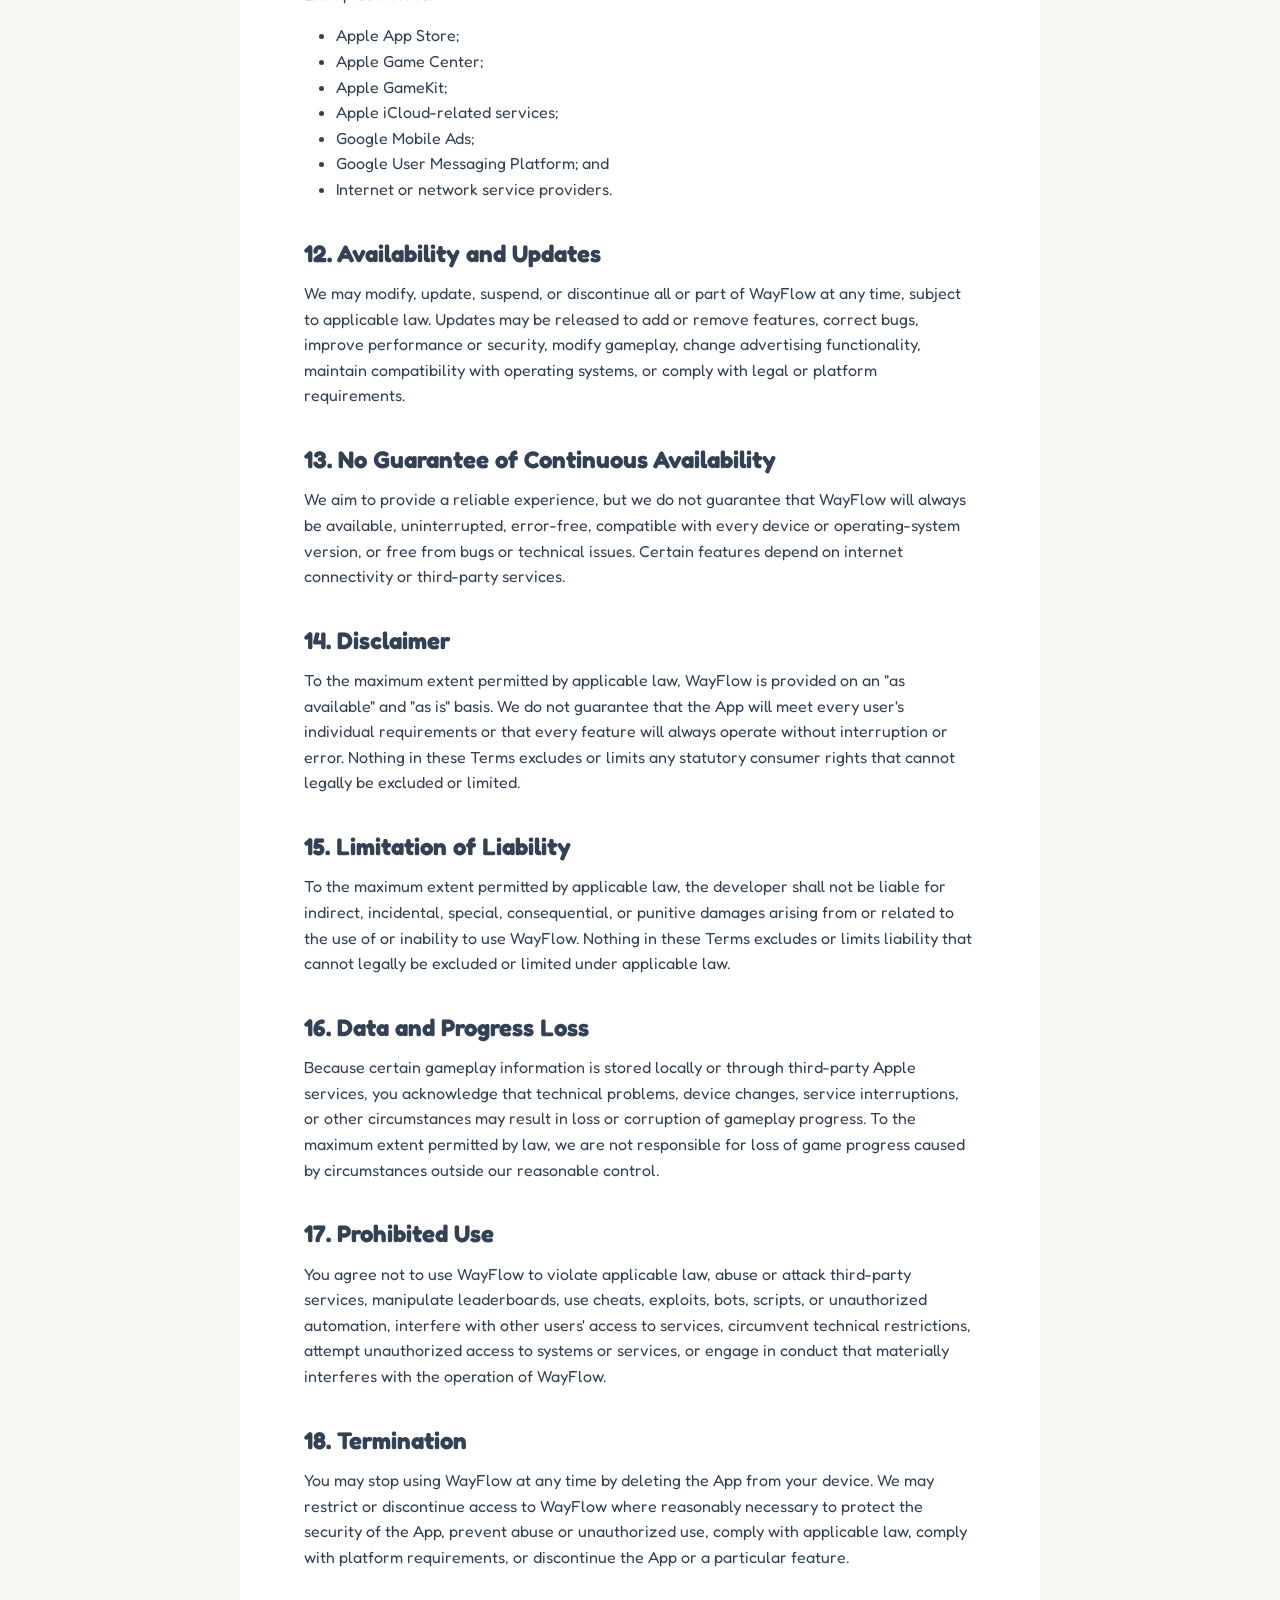
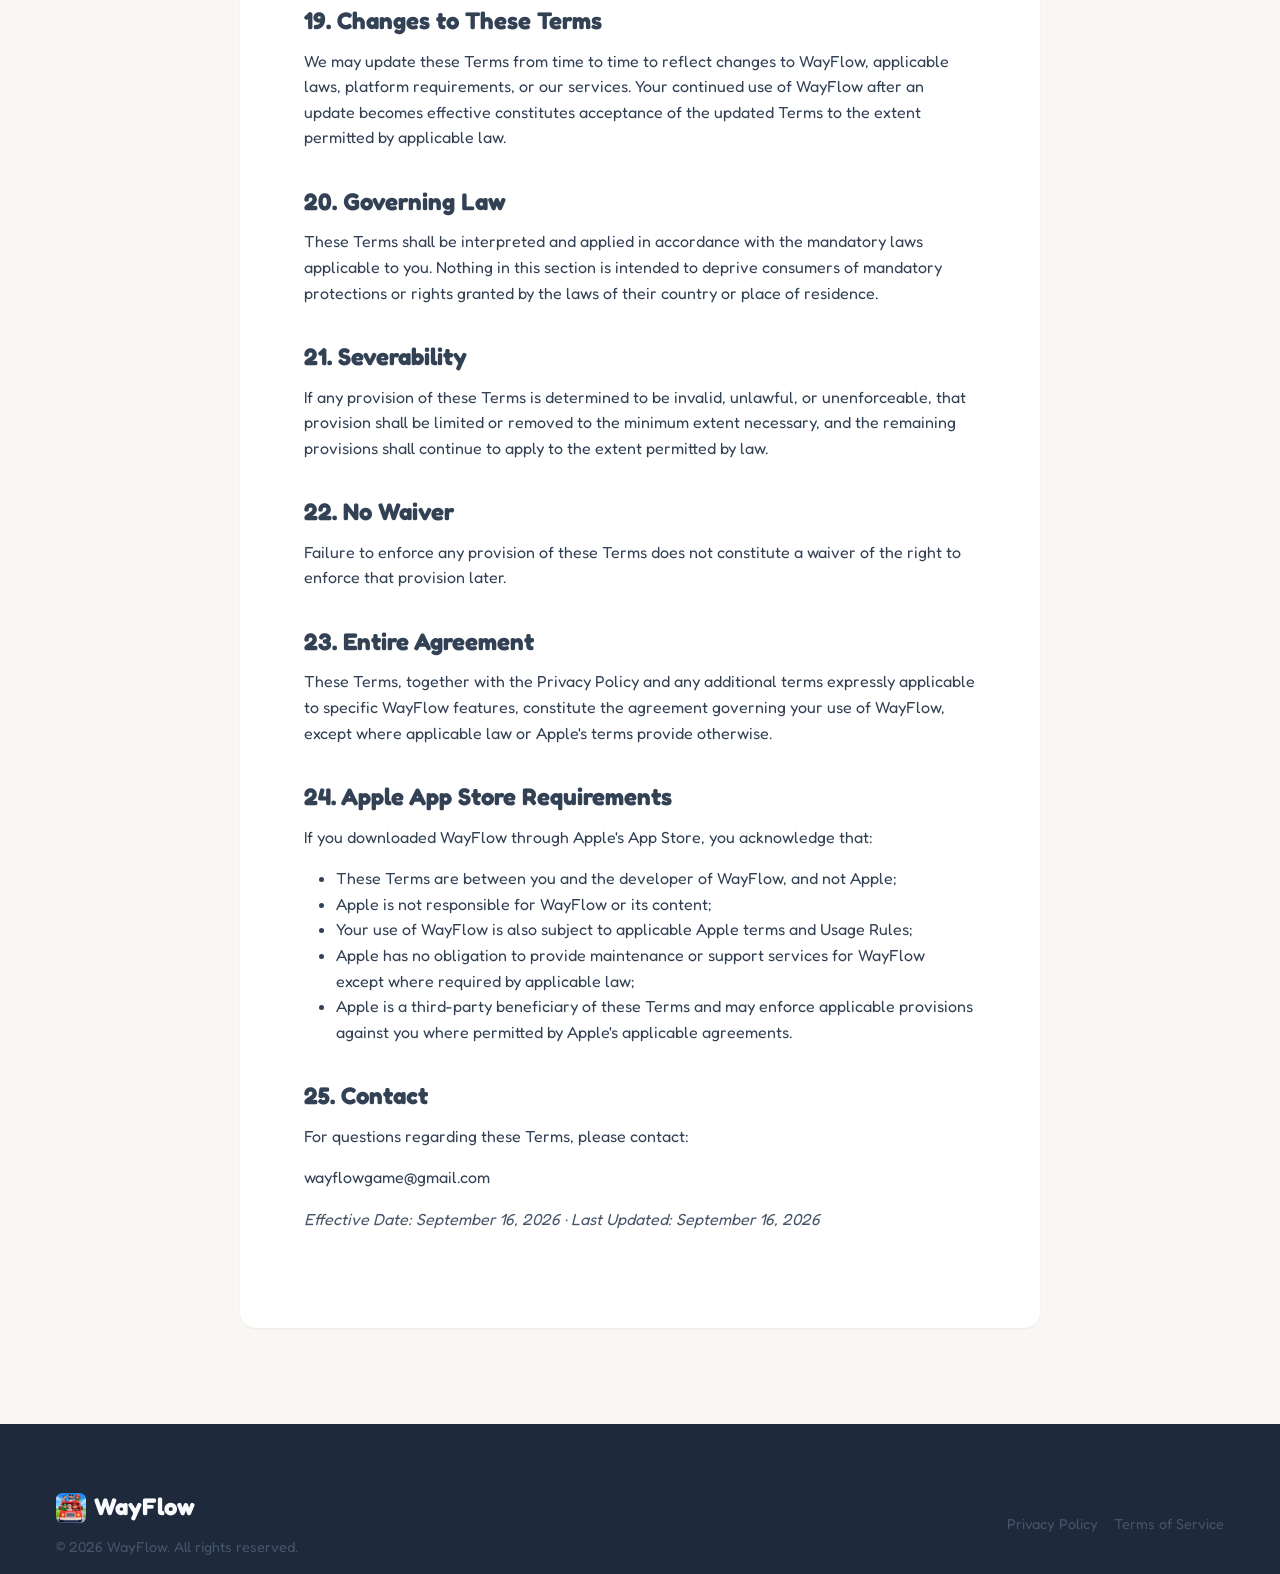
<file: terms.html>
<!DOCTYPE html>
<html lang="en">
<head>
    <meta charset="UTF-8">
    <meta name="viewport" content="width=device-width, initial-scale=1.0">
    <meta name="description" content="Terms of Use for WayFlow - The ultimate mobile road puzzle game.">
    <title>Terms of Use | WayFlow</title>

    <link rel="icon" type="image/png" href="assets/appIcon.png">

    <!-- Google Fonts -->
    <link rel="preconnect" href="https://fonts.googleapis.com">
    <link rel="preconnect" href="https://fonts.gstatic.com" crossorigin>
    <link href="https://fonts.googleapis.com/css2?family=Fredoka:wght@400;500;600;700&display=swap" rel="stylesheet">

    <!-- Styles -->
    <link rel="stylesheet" href="css/style.css">
</head>
<body>
    <!-- Header / Navigation -->
    <header class="header">
        <div class="container header-container">
            <a href="index.html" class="logo">
                <img src="assets/appIcon.png" alt="WayFlow Logo" class="logo-icon-img">
                WayFlow
            </a>
            
            <nav class="desktop-nav">
                <ul class="nav-links">
                    <li><a href="index.html">Home</a></li>
                    <li><a href="privacy.html">Privacy Policy</a></li>
                    <li><a href="terms.html">Terms of Service</a></li>
                </ul>
            </nav>

            <button class="mobile-menu-btn" aria-label="Toggle navigation menu">
                <span class="bar"></span>
                <span class="bar"></span>
                <span class="bar"></span>
            </button>
        </div>
        
        <!-- Mobile Navigation Drawer -->
        <div class="mobile-nav">
            <ul class="mobile-nav-links">
                <li><a href="index.html">Home</a></li>
                <li><a href="privacy.html">Privacy Policy</a></li>
                <li><a href="terms.html">Terms of Service</a></li>
            </ul>
        </div>
    </header>

    <main class="legal-wrapper section">
        <div class="container">
            <div class="legal-content">
                <h1>Terms of Use</h1>
                <p class="last-updated">Last Updated: September 16, 2026</p>

                <p>These Terms of Use ("Terms") govern your access to and use of the WayFlow mobile application ("WayFlow", "the App", "we", "us", or "our").</p>
                <p>By downloading, installing, accessing, or using WayFlow, you agree to these Terms to the extent permitted by applicable law. If you do not agree with these Terms, you should not use the App.</p>

                <h2>1. About WayFlow</h2>
                <p>WayFlow is a mobile puzzle game developed and operated as an independent mobile application.</p>
                <p><strong>Contact:</strong> <a href="mailto:wayflowgame@gmail.com">wayflowgame@gmail.com</a></p>
                <p>WayFlow is provided primarily for personal, non-commercial entertainment purposes.</p>

                <h2>2. Eligibility</h2>
                <p>You may use WayFlow only if you are legally permitted to do so under the laws applicable to you. If you are a minor, you should use WayFlow with the involvement and supervision of a parent or legal guardian where required by applicable law. Parents and guardians are responsible for supervising minors' use of the App where required by applicable law.</p>

                <h2>3. License to Use the App</h2>
                <p>Subject to these Terms, you are granted a limited, personal, non-exclusive, non-transferable, non-sublicensable license to download and use WayFlow on Apple-branded devices that you own or control, subject to Apple's applicable Usage Rules and the terms applicable to the App Store.</p>
                <p>This license is provided for personal and non-commercial use. You do not acquire ownership of WayFlow or any intellectual property contained in the App. Apple's standard licensed application terms may also apply where applicable. Apple App Store applications are licensed rather than sold.</p>

                <h2>4. Restrictions</h2>
                <p>Except where expressly permitted by applicable law, you may not:</p>
                <ul>
                    <li>Copy, reproduce, redistribute, or republish WayFlow;</li>
                    <li>Sell, rent, lease, sublicense, or commercially exploit the App;</li>
                    <li>Modify or create derivative works based on the App;</li>
                    <li>Reverse engineer, decompile, disassemble, or attempt to obtain the source code of the App;</li>
                    <li>Remove copyright, trademark, or other proprietary notices;</li>
                    <li>Circumvent security or technical protection mechanisms;</li>
                    <li>Interfere with the normal operation of the App;</li>
                    <li>Use automated systems to manipulate game results or services;</li>
                    <li>Attempt to obtain unauthorized access to any service connected to the App;</li>
                    <li>Exploit bugs, vulnerabilities, or unintended functionality for an unfair advantage; or</li>
                    <li>Use the App in violation of applicable laws or regulations.</li>
                </ul>
                <p>Nothing in these Terms is intended to restrict rights that cannot legally be restricted under applicable law.</p>

                <h2>5. Gameplay and Progress</h2>
                <p>WayFlow may provide gameplay features including levels, scores, streaks, daily rewards, in-game diamonds or other virtual gameplay resources, power-ups, achievements, leaderboards, and other game features introduced through updates.</p>
                <p>Gameplay progress may be stored locally on your device and, where supported, through Apple Game Center/GameKit saved-game functionality. We do not guarantee that locally stored progress will always remain available. Progress may be lost due to circumstances including deleting the App, device failure, operating-system changes, restoring or replacing a device, storage corruption, game data resets, service interruptions, or other circumstances outside our reasonable control.</p>

                <h2>6. Game Center and Leaderboards</h2>
                <p>WayFlow may use Apple Game Center to provide leaderboards and achievements. Your use of Game Center is also subject to Apple's applicable terms and policies. Scores or achievements submitted to Game Center may become visible to other Game Center users according to Apple's Game Center functionality and your applicable settings. We do not guarantee the availability, accuracy, ranking, or continued operation of Apple Game Center services.</p>

                <h2>7. Advertising</h2>
                <p>WayFlow may display advertisements provided through third-party advertising services, including Google Mobile Ads (AdMob). Advertising availability, content, frequency, personalization, and presentation may change over time. Advertisements are provided by third parties. We do not endorse every product, service, offer, or claim appearing in third-party advertisements. You should evaluate third-party products and services independently before purchasing or using them.</p>

                <h2>8. Privacy and Consent</h2>
                <p>Your use of WayFlow is also subject to our <a href="privacy.html">Privacy Policy</a>. Where required, WayFlow may request permissions or consent relating to advertising and privacy. These mechanisms may include Apple's App Tracking Transparency framework and Google's User Messaging Platform. You may change applicable privacy or advertising choices where the relevant functionality is provided by WayFlow, Apple, or Google.</p>

                <h2>9. No WayFlow User Account</h2>
                <p>WayFlow currently does not require you to create a WayFlow account. We do not provide a proprietary online user profile, social network, messaging system, or user-generated-content platform within the App. Game Center functionality is provided separately by Apple.</p>

                <h2>10. Intellectual Property</h2>
                <p>WayFlow, including its software, source code, visual assets, graphics, interface elements, logos, names, text, sounds, animations, and other original materials, is owned by or licensed to the developer and is protected by applicable intellectual property laws. Except for the limited license granted under these Terms, no rights are transferred to you. You may not use WayFlow's branding, artwork, graphics, screenshots, or other proprietary materials for commercial purposes without prior written permission, except where permitted by law.</p>

                <h2>11. Third-Party Services</h2>
                <p>WayFlow may depend on third-party services, including Apple and Google services. These services may have their own terms, policies, technical requirements, and availability limitations. We are not responsible for the independent operation of third-party services. Examples include:</p>
                <ul>
                    <li>Apple App Store;</li>
                    <li>Apple Game Center;</li>
                    <li>Apple GameKit;</li>
                    <li>Apple iCloud-related services;</li>
                    <li>Google Mobile Ads;</li>
                    <li>Google User Messaging Platform; and</li>
                    <li>Internet or network service providers.</li>
                </ul>

                <h2>12. Availability and Updates</h2>
                <p>We may modify, update, suspend, or discontinue all or part of WayFlow at any time, subject to applicable law. Updates may be released to add or remove features, correct bugs, improve performance or security, modify gameplay, change advertising functionality, maintain compatibility with operating systems, or comply with legal or platform requirements.</p>

                <h2>13. No Guarantee of Continuous Availability</h2>
                <p>We aim to provide a reliable experience, but we do not guarantee that WayFlow will always be available, uninterrupted, error-free, compatible with every device or operating-system version, or free from bugs or technical issues. Certain features depend on internet connectivity or third-party services.</p>

                <h2>14. Disclaimer</h2>
                <p>To the maximum extent permitted by applicable law, WayFlow is provided on an "as available" and "as is" basis. We do not guarantee that the App will meet every user's individual requirements or that every feature will always operate without interruption or error. Nothing in these Terms excludes or limits any statutory consumer rights that cannot legally be excluded or limited.</p>

                <h2>15. Limitation of Liability</h2>
                <p>To the maximum extent permitted by applicable law, the developer shall not be liable for indirect, incidental, special, consequential, or punitive damages arising from or related to the use of or inability to use WayFlow. Nothing in these Terms excludes or limits liability that cannot legally be excluded or limited under applicable law.</p>

                <h2>16. Data and Progress Loss</h2>
                <p>Because certain gameplay information is stored locally or through third-party Apple services, you acknowledge that technical problems, device changes, service interruptions, or other circumstances may result in loss or corruption of gameplay progress. To the maximum extent permitted by law, we are not responsible for loss of game progress caused by circumstances outside our reasonable control.</p>

                <h2>17. Prohibited Use</h2>
                <p>You agree not to use WayFlow to violate applicable law, abuse or attack third-party services, manipulate leaderboards, use cheats, exploits, bots, scripts, or unauthorized automation, interfere with other users' access to services, circumvent technical restrictions, attempt unauthorized access to systems or services, or engage in conduct that materially interferes with the operation of WayFlow.</p>

                <h2>18. Termination</h2>
                <p>You may stop using WayFlow at any time by deleting the App from your device. We may restrict or discontinue access to WayFlow where reasonably necessary to protect the security of the App, prevent abuse or unauthorized use, comply with applicable law, comply with platform requirements, or discontinue the App or a particular feature.</p>

                <h2>19. Changes to These Terms</h2>
                <p>We may update these Terms from time to time to reflect changes to WayFlow, applicable laws, platform requirements, or our services. Your continued use of WayFlow after an update becomes effective constitutes acceptance of the updated Terms to the extent permitted by applicable law.</p>

                <h2>20. Governing Law</h2>
                <p>These Terms shall be interpreted and applied in accordance with the mandatory laws applicable to you. Nothing in this section is intended to deprive consumers of mandatory protections or rights granted by the laws of their country or place of residence.</p>

                <h2>21. Severability</h2>
                <p>If any provision of these Terms is determined to be invalid, unlawful, or unenforceable, that provision shall be limited or removed to the minimum extent necessary, and the remaining provisions shall continue to apply to the extent permitted by law.</p>

                <h2>22. No Waiver</h2>
                <p>Failure to enforce any provision of these Terms does not constitute a waiver of the right to enforce that provision later.</p>

                <h2>23. Entire Agreement</h2>
                <p>These Terms, together with the Privacy Policy and any additional terms expressly applicable to specific WayFlow features, constitute the agreement governing your use of WayFlow, except where applicable law or Apple's terms provide otherwise.</p>

                <h2>24. Apple App Store Requirements</h2>
                <p>If you downloaded WayFlow through Apple's App Store, you acknowledge that:</p>
                <ul>
                    <li>These Terms are between you and the developer of WayFlow, and not Apple;</li>
                    <li>Apple is not responsible for WayFlow or its content;</li>
                    <li>Your use of WayFlow is also subject to applicable Apple terms and Usage Rules;</li>
                    <li>Apple has no obligation to provide maintenance or support services for WayFlow except where required by applicable law;</li>
                    <li>Apple is a third-party beneficiary of these Terms and may enforce applicable provisions against you where permitted by Apple's applicable agreements.</li>
                </ul>

                <h2>25. Contact</h2>
                <p>For questions regarding these Terms, please contact:</p>
                <p><a href="mailto:wayflowgame@gmail.com">wayflowgame@gmail.com</a></p>

                <p class="last-updated">Effective Date: September 16, 2026 · Last Updated: September 16, 2026</p>
            </div>
        </div>
    </main>

    <!-- Footer -->
    <footer class="footer">
        <div class="container footer-container">
            <div class="footer-brand">
                <a href="index.html" class="logo">
                    <img src="assets/appIcon.png" alt="WayFlow Logo" class="logo-icon-img" style="width: 30px; border-radius: 6px;">
                    WayFlow
                </a>
                <p class="copyright">© 2026 WayFlow. All rights reserved.</p>
            </div>
            <div class="footer-links">
                <a href="privacy.html">Privacy Policy</a>
                <a href="terms.html">Terms of Service</a>
            </div>
        </div>
    </footer>

    <script src="js/main.js"></script>
</body>
</html>
</file>
<file: css/style.css>
/* ==========================================================================
   CSS Variables & Theme Configuration
   ========================================================================== */
   :root {
    /* Colors based on neighborhood/game theme */
    --clr-primary: #10B981; 
    --clr-primary-dark: #059669;
    --clr-secondary: #F59E0B; 
    --clr-secondary-dark: #D97706;
    
    --clr-dark: #1E293B;
    --clr-dark-lighter: #334155;
    
    /* Light, Airy Beige Tone Separation */
    --clr-bg-hero: #F0EBE1;       /* Soft, airy neutral beige for Banner/Hero */
    --clr-bg-main: #F9F7F3;       /* Very light, almost white beige for main body */
    --clr-bg-alt:  #E8E3D7;       /* Muted beige for contrast (Screenshots) */
    --clr-header:  #FFFFFF;       /* Pure white for a clean, non-suffocating menu */
    --clr-card-bg: #FFFFFF;
    
    --clr-text-main: #334155;
    --clr-text-muted: #475569;
    --clr-text-light: #F8FAFC;
    
    /* Typography */
    --font-main: 'Fredoka', sans-serif;
    
    /* Transitions */
    --transition-fast: 0.2s ease-in-out;
    --transition-normal: 0.3s ease-in-out;
    
    /* Spacing */
    --spacing-sm: 0.5rem;
    --spacing-md: 1rem;
    --spacing-lg: 2rem;
    --spacing-xl: 4rem;
    --spacing-xxl: 6rem;
    
    /* Shadows */
    --shadow-sm: 0 1px 2px 0 rgba(0, 0, 0, 0.05);
    --shadow-md: 0 4px 6px -1px rgba(0, 0, 0, 0.1), 0 2px 4px -1px rgba(0, 0, 0, 0.06);
    --shadow-lg: 0 10px 15px -3px rgba(0, 0, 0, 0.1), 0 4px 6px -2px rgba(0, 0, 0, 0.05);
}

/* ==========================================================================
   Reset & Base Styles
   ========================================================================== */
* {
    margin: 0;
    padding: 0;
    box-sizing: border-box;
}

html {
    scroll-behavior: smooth;
}

body {
    font-family: var(--font-main);
    background-color: var(--clr-bg-main);
    color: var(--clr-text-main);
    line-height: 1.6;
    overflow-x: hidden;
}

a {
    text-decoration: none;
    color: inherit;
    transition: color var(--transition-fast);
}

ul {
    list-style: none;
}

img {
    max-width: 100%;
    height: auto;
    display: block;
}

.container {
    width: 100%;
    max-width: 1200px;
    margin: 0 auto;
    padding: 0 var(--spacing-md);
}

.section {
    padding: var(--spacing-xxl) 0;
}

.section-title {
    text-align: center;
    font-size: 2.5rem;
    color: var(--clr-dark);
    margin-bottom: var(--spacing-xl);
    font-weight: 800;
}

.bg-alt {
    background-color: var(--clr-bg-alt);
}

/* ==========================================================================
   Header & Navigation
   ========================================================================== */
.header {
    background-color: var(--clr-header);
    box-shadow: var(--shadow-sm);
    position: fixed;
    top: 0;
    left: 0;
    width: 100%;
    z-index: 1000;
    padding: 1rem 0;
}

.header-container {
    display: flex;
    justify-content: space-between;
    align-items: center;
}

.logo {
    display: flex;
    align-items: center;
    font-size: 1.5rem;
    font-weight: 800;
    color: var(--clr-dark);
    gap: 0.5rem;
}

.logo-icon-img {
    width: 36px;
    border-radius: 8px;
}

.desktop-nav .nav-links {
    display: flex;
    gap: var(--spacing-lg);
}

.nav-links a {
    font-weight: 600;
    color: var(--clr-text-muted);
}

.nav-links a:hover {
    color: var(--clr-primary);
}

/* Mobile Menu Button */
.mobile-menu-btn {
    display: none;
    flex-direction: column;
    justify-content: space-between;
    width: 30px;
    height: 21px;
    background: transparent;
    border: none;
    cursor: pointer;
    z-index: 1001;
}

.mobile-menu-btn .bar {
    height: 3px;
    width: 100%;
    background-color: var(--clr-dark);
    border-radius: 3px;
    transition: all var(--transition-normal);
}

/* Mobile Navigation Drawer */
.mobile-nav {
    position: fixed;
    top: 0;
    right: -100%;
    width: 75%;
    max-width: 300px;
    height: 100vh;
    background-color: var(--clr-header);
    box-shadow: -5px 0 15px rgba(0,0,0,0.1);
    padding: var(--spacing-xxl) var(--spacing-lg);
    transition: right var(--transition-normal);
    z-index: 999;
}

.mobile-nav.active {
    right: 0;
}

.mobile-nav-links {
    display: flex;
    flex-direction: column;
    gap: var(--spacing-lg);
}

.mobile-nav-links a {
    font-size: 1.2rem;
    font-weight: 600;
    color: var(--clr-dark);
}

.mobile-nav-links a:hover {
    color: var(--clr-primary);
}

.mobile-menu-btn.active .bar:nth-child(1) {
    transform: translateY(9px) rotate(45deg);
}
.mobile-menu-btn.active .bar:nth-child(2) {
    opacity: 0;
}
.mobile-menu-btn.active .bar:nth-child(3) {
    transform: translateY(-9px) rotate(-45deg);
}

/* ==========================================================================
   Hero Section
   ========================================================================== */
.hero {
    margin-top: 80px; 
    padding: var(--spacing-xl) 0;
    text-align: center;
    position: relative;
    overflow: hidden;
    background-color: var(--clr-bg-hero);
    min-height: 600px;
    display: flex;
    align-items: center;
}

.hero-content {
    max-width: 800px;
    margin: 0 auto;
    position: relative;
    z-index: 10; /* Above the road */
    background: rgba(0, 0, 0, 0.7); /* Semi-transparent black background */
    padding: var(--spacing-xl) var(--spacing-lg);
    border-radius: 20px;
    box-shadow: 0 20px 40px rgba(0,0,0,0.2);
    backdrop-filter: blur(10px);
}

.hero-title {
    font-size: clamp(2.5rem, 5vw, 4rem);
    font-weight: 800;
    color: #4ADE80; /* Bright, lively light green */
    margin-bottom: var(--spacing-md);
    line-height: 1.2;
}

.hero-subtitle {
    font-size: 1.1rem;
    color: #E2E8F0; /* Light gray text */
    margin-bottom: var(--spacing-lg);
    font-weight: 500;
}

.hero-ctas {
    display: flex;
    justify-content: center;
    gap: var(--spacing-md);
    flex-wrap: wrap;
}

.store-btn {
    display: flex;
    align-items: center;
    background-color: #FFFFFF;
    color: var(--clr-dark);
    padding: 0.75rem 1.5rem;
    border-radius: 12px;
    gap: 0.75rem;
    transition: transform var(--transition-fast), background-color var(--transition-fast);
}

.store-btn:hover {
    transform: translateY(-3px);
    background-color: #F8FAFC;
}

.store-icon {
    font-size: 2.2rem;
    line-height: 1;
}

.store-text {
    display: flex;
    flex-direction: column;
    align-items: flex-start;
    line-height: 1.1;
}

.store-small {
    font-size: 0.7rem;
    text-transform: uppercase;
    opacity: 0.8;
}

.store-large {
    font-size: 1.3rem;
    font-weight: 700;
}

/* ==========================================================================
   Animated Full-Screen S-Curve Road Section (Behind Banner)
   ========================================================================== */
.animated-road-container {
    position: absolute;
    top: 0;
    left: 0;
    width: 100vw;
    height: 100%;
    overflow: hidden;
    z-index: 1;
}

.snake-road-svg {
    width: 100%;
    height: 100%;
    position: absolute;
    top: 0;
    left: 0;
}

/* ==========================================================================
   Features Section
   ========================================================================== */
.features-grid {
    display: grid;
    grid-template-columns: repeat(auto-fit, minmax(250px, 1fr));
    gap: var(--spacing-lg);
}

.feature-card {
    background-color: var(--clr-card-bg);
    padding: var(--spacing-xl) var(--spacing-lg);
    border-radius: 20px;
    box-shadow: var(--shadow-sm);
    text-align: center;
    transition: transform var(--transition-normal), box-shadow var(--transition-normal);
}

.feature-card:hover {
    transform: translateY(-10px);
    box-shadow: var(--shadow-lg);
}

.feature-icon {
    font-size: 3rem;
    margin-bottom: var(--spacing-md);
    display: inline-block;
    padding: 1rem;
    background: linear-gradient(135deg, #7C3AED, #A855F7);
    border-radius: 50%;
    box-shadow: 0 8px 20px rgba(124, 58, 237, 0.35);
}

.feature-title {
    font-size: 1.25rem;
    font-weight: 700;
    color: var(--clr-dark);
    margin-bottom: var(--spacing-sm);
}

.feature-desc {
    color: var(--clr-text-muted);
}

/* ==========================================================================
   Screenshots Section
   ========================================================================== */
.screenshots-grid {
    display: grid;
    grid-template-columns: repeat(auto-fit, minmax(220px, 1fr));
    gap: var(--spacing-lg);
    justify-items: center;
}

.screenshot-card {
    background-color: transparent;
    border-radius: 16px;
    overflow: hidden;
    box-shadow: var(--shadow-md);
    display: flex;
    align-items: center;
    justify-content: center;
    transition: transform var(--transition-fast);
    max-width: 250px;
}

.screenshot-card:hover {
    transform: scale(1.05);
    box-shadow: var(--shadow-lg);
}

.screenshot-card img {
    width: 100%;
    height: auto;
    display: block;
}

/* ==========================================================================
   Legal Pages (Privacy & Terms)
   ========================================================================== */
.legal-content {
    max-width: 800px;
    margin: 0 auto;
    background-color: var(--clr-card-bg);
    padding: var(--spacing-xl);
    border-radius: 16px;
    box-shadow: var(--shadow-sm);
}
.legal-content h1 {
    font-size: 2.5rem;
    margin-bottom: var(--spacing-sm);
    color: var(--clr-dark);
}
.legal-content .last-updated {
    color: var(--clr-text-muted);
    font-style: italic;
    margin-bottom: var(--spacing-lg);
}
.legal-content h2 {
    margin-top: var(--spacing-lg);
    margin-bottom: var(--spacing-sm);
    color: var(--clr-dark-lighter);
}
.legal-content p, .legal-content ul {
    margin-bottom: var(--spacing-md);
    color: var(--clr-text-main);
}
.legal-content ul {
    padding-left: var(--spacing-lg);
    list-style-type: disc;
}
.legal-wrapper {
    padding-top: 120px;
}

/* ==========================================================================
   Footer
   ========================================================================== */
.footer {
    background-color: var(--clr-dark);
    color: var(--clr-text-light);
    padding: var(--spacing-xl) 0 var(--spacing-md);
}

.footer-container {
    display: flex;
    flex-direction: column;
    align-items: center;
    gap: var(--spacing-lg);
    text-align: center;
}

@media (min-width: 768px) {
    .footer-container {
        flex-direction: row;
        justify-content: space-between;
        text-align: left;
    }
}

.footer-brand .logo {
    color: var(--clr-text-light);
    margin-bottom: var(--spacing-sm);
}

.copyright {
    color: var(--clr-text-muted);
    font-size: 0.9rem;
}

.footer-links {
    display: flex;
    gap: var(--spacing-md);
}

.footer-links a {
    color: var(--clr-text-muted);
    font-size: 0.9rem;
}

.footer-links a:hover {
    color: var(--clr-secondary);
}

/* ==========================================================================
   Responsive Utilities
   ========================================================================== */
@media (max-width: 768px) {
    .desktop-nav {
        display: none;
    }
    
    .mobile-menu-btn {
        display: flex;
    }
    
    .hero-ctas {
        flex-direction: column;
        align-items: center;
    }
    
    .store-btn {
        width: 100%;
        max-width: 300px;
        justify-content: center;
    }
    
    .hero {
        min-height: 500px;
    }
    
    .road-wrapper {
        transform: translate(-50%, -50%) scale(0.6);
    }
}
</file>
